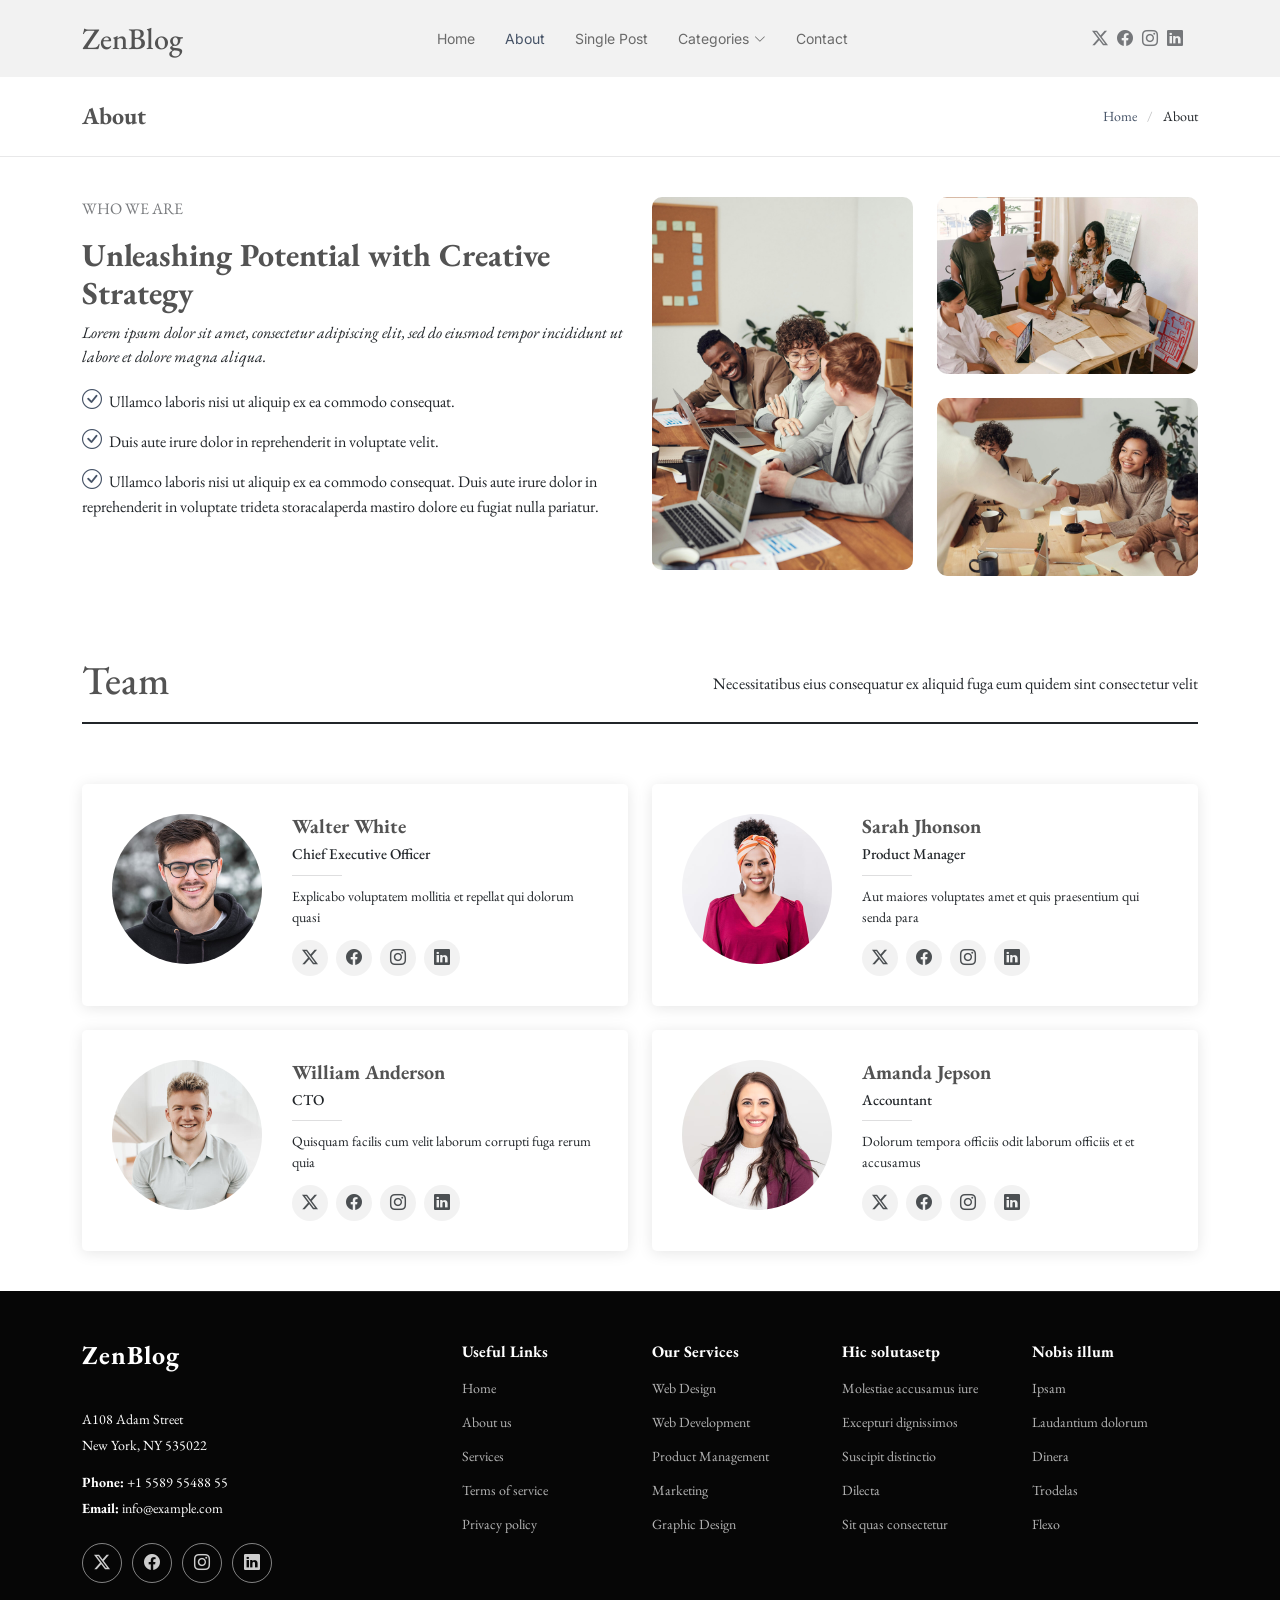
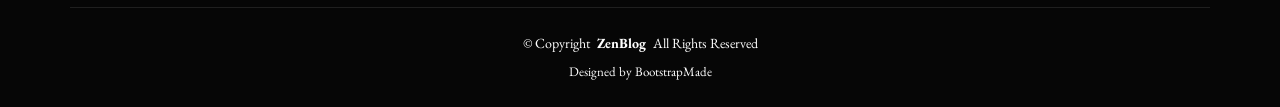
<file: about.html>
<!DOCTYPE html>
<html lang="en">

<head>
  <meta charset="utf-8">
  <meta content="width=device-width, initial-scale=1.0" name="viewport">
  <title>About - ZenBlog Bootstrap Template</title>
  <meta name="description" content="">
  <meta name="keywords" content="">

  <!-- Favicons -->
  <link href="assets/img/favicon.png" rel="icon">
  <link href="assets/img/apple-touch-icon.png" rel="apple-touch-icon">

  <!-- Fonts -->
  <link href="https://fonts.googleapis.com" rel="preconnect">
  <link href="https://fonts.gstatic.com" rel="preconnect" crossorigin>
  <link href="https://fonts.googleapis.com/css2?family=Inter:wght@100;200;300;400;500;600;700;800;900&family=EB+Garamond:ital,wght@0,400;0,500;0,600;0,700;0,800;1,400;1,500;1,600;1,700;1,800&display=swap" rel="stylesheet">

  <!-- Vendor CSS Files -->
  <link href="assets/vendor/bootstrap/css/bootstrap.min.css" rel="stylesheet">
  <link href="assets/vendor/bootstrap-icons/bootstrap-icons.css" rel="stylesheet">
  <link href="assets/vendor/aos/aos.css" rel="stylesheet">
  <link href="assets/vendor/swiper/swiper-bundle.min.css" rel="stylesheet">

  <!-- Main CSS File -->
  <link href="assets/css/main.css" rel="stylesheet">

  <!-- =======================================================
  * Template Name: ZenBlog
  * Template URL: https://bootstrapmade.com/zenblog-bootstrap-blog-template/
  * Updated: Aug 08 2024 with Bootstrap v5.3.3
  * Author: BootstrapMade.com
  * License: https://bootstrapmade.com/license/
  ======================================================== -->
</head>

<body class="about-page">

  <header id="header" class="header d-flex align-items-center sticky-top">
    <div class="container position-relative d-flex align-items-center justify-content-between">

      <a href="index.html" class="logo d-flex align-items-center me-auto me-xl-0">
        <!-- Uncomment the line below if you also wish to use an image logo -->
        <!-- <img src="assets/img/logo.png" alt=""> -->
        <h1 class="sitename">ZenBlog</h1>
      </a>

      <nav id="navmenu" class="navmenu">
        <ul>
          <li><a href="index.html">Home</a></li>
          <li><a href="about.html" class="active">About</a></li>
          <li><a href="single-post.html">Single Post</a></li>
          <li class="dropdown"><a href="#"><span>Categories</span> <i class="bi bi-chevron-down toggle-dropdown"></i></a>
            <ul>
              <li><a href="category.html">Category 1</a></li>
              <li class="dropdown"><a href="#"><span>Deep Dropdown</span> <i class="bi bi-chevron-down toggle-dropdown"></i></a>
                <ul>
                  <li><a href="#">Deep Dropdown 1</a></li>
                  <li><a href="#">Deep Dropdown 2</a></li>
                  <li><a href="#">Deep Dropdown 3</a></li>
                  <li><a href="#">Deep Dropdown 4</a></li>
                  <li><a href="#">Deep Dropdown 5</a></li>
                </ul>
              </li>
              <li><a href="category.html">Category 2</a></li>
              <li><a href="category.html">Category 3</a></li>
              <li><a href="category.html">Category 4</a></li>
            </ul>
          </li>
          <li><a href="contact.html">Contact</a></li>
        </ul>
        <i class="mobile-nav-toggle d-xl-none bi bi-list"></i>
      </nav>

      <div class="header-social-links">
        <a href="#" class="twitter"><i class="bi bi-twitter-x"></i></a>
        <a href="#" class="facebook"><i class="bi bi-facebook"></i></a>
        <a href="#" class="instagram"><i class="bi bi-instagram"></i></a>
        <a href="#" class="linkedin"><i class="bi bi-linkedin"></i></a>
      </div>

    </div>
  </header>

  <main class="main">

    <!-- Page Title -->
    <div class="page-title">
      <div class="container d-lg-flex justify-content-between align-items-center">
        <h1 class="mb-2 mb-lg-0">About</h1>
        <nav class="breadcrumbs">
          <ol>
            <li><a href="index.html">Home</a></li>
            <li class="current">About</li>
          </ol>
        </nav>
      </div>
    </div><!-- End Page Title -->

    <!-- About Section -->
    <section id="about" class="about section">

      <div class="container">

        <div class="row gy-4">

          <div class="col-lg-6 content" data-aos="fade-up" data-aos-delay="100">
            <p class="who-we-are">Who We Are</p>
            <h3>Unleashing Potential with Creative Strategy</h3>
            <p class="fst-italic">
              Lorem ipsum dolor sit amet, consectetur adipiscing elit, sed do eiusmod tempor incididunt ut labore et dolore
              magna aliqua.
            </p>
            <ul>
              <li><i class="bi bi-check-circle"></i> <span>Ullamco laboris nisi ut aliquip ex ea commodo consequat.</span></li>
              <li><i class="bi bi-check-circle"></i> <span>Duis aute irure dolor in reprehenderit in voluptate velit.</span></li>
              <li><i class="bi bi-check-circle"></i> <span>Ullamco laboris nisi ut aliquip ex ea commodo consequat. Duis aute irure dolor in reprehenderit in voluptate trideta storacalaperda mastiro dolore eu fugiat nulla pariatur.</span></li>
            </ul>
          </div>

          <div class="col-lg-6 about-images" data-aos="fade-up" data-aos-delay="200">
            <div class="row gy-4">
              <div class="col-lg-6">
                <img src="assets/img/about-company-1.jpg" class="img-fluid" alt="">
              </div>
              <div class="col-lg-6">
                <div class="row gy-4">
                  <div class="col-lg-12">
                    <img src="assets/img/about-company-2.jpg" class="img-fluid" alt="">
                  </div>
                  <div class="col-lg-12">
                    <img src="assets/img/about-company-3.jpg" class="img-fluid" alt="">
                  </div>
                </div>
              </div>
            </div>

          </div>

        </div>

      </div>
    </section><!-- /About Section -->

    <!-- Team Section -->
    <section id="team" class="team section">

      <!-- Section Title -->
      <div class="container section-title" data-aos="fade-up">
        <div class="section-title-container d-flex align-items-center justify-content-between">
          <h2>Team</h2>
          <p>Necessitatibus eius consequatur ex aliquid fuga eum quidem sint consectetur velit</p>
        </div>
      </div><!-- End Section Title -->

      <div class="container">

        <div class="row gy-4">

          <div class="col-lg-6" data-aos="fade-up" data-aos-delay="100">
            <div class="team-member d-flex align-items-start">
              <div class="pic"><img src="assets/img/team/team-1.jpg" class="img-fluid" alt=""></div>
              <div class="member-info">
                <h4>Walter White</h4>
                <span>Chief Executive Officer</span>
                <p>Explicabo voluptatem mollitia et repellat qui dolorum quasi</p>
                <div class="social">
                  <a href=""><i class="bi bi-twitter-x"></i></a>
                  <a href=""><i class="bi bi-facebook"></i></a>
                  <a href=""><i class="bi bi-instagram"></i></a>
                  <a href=""> <i class="bi bi-linkedin"></i> </a>
                </div>
              </div>
            </div>
          </div><!-- End Team Member -->

          <div class="col-lg-6" data-aos="fade-up" data-aos-delay="200">
            <div class="team-member d-flex align-items-start">
              <div class="pic"><img src="assets/img/team/team-2.jpg" class="img-fluid" alt=""></div>
              <div class="member-info">
                <h4>Sarah Jhonson</h4>
                <span>Product Manager</span>
                <p>Aut maiores voluptates amet et quis praesentium qui senda para</p>
                <div class="social">
                  <a href=""><i class="bi bi-twitter-x"></i></a>
                  <a href=""><i class="bi bi-facebook"></i></a>
                  <a href=""><i class="bi bi-instagram"></i></a>
                  <a href=""> <i class="bi bi-linkedin"></i> </a>
                </div>
              </div>
            </div>
          </div><!-- End Team Member -->

          <div class="col-lg-6" data-aos="fade-up" data-aos-delay="300">
            <div class="team-member d-flex align-items-start">
              <div class="pic"><img src="assets/img/team/team-3.jpg" class="img-fluid" alt=""></div>
              <div class="member-info">
                <h4>William Anderson</h4>
                <span>CTO</span>
                <p>Quisquam facilis cum velit laborum corrupti fuga rerum quia</p>
                <div class="social">
                  <a href=""><i class="bi bi-twitter-x"></i></a>
                  <a href=""><i class="bi bi-facebook"></i></a>
                  <a href=""><i class="bi bi-instagram"></i></a>
                  <a href=""> <i class="bi bi-linkedin"></i> </a>
                </div>
              </div>
            </div>
          </div><!-- End Team Member -->

          <div class="col-lg-6" data-aos="fade-up" data-aos-delay="400">
            <div class="team-member d-flex align-items-start">
              <div class="pic"><img src="assets/img/team/team-4.jpg" class="img-fluid" alt=""></div>
              <div class="member-info">
                <h4>Amanda Jepson</h4>
                <span>Accountant</span>
                <p>Dolorum tempora officiis odit laborum officiis et et accusamus</p>
                <div class="social">
                  <a href=""><i class="bi bi-twitter-x"></i></a>
                  <a href=""><i class="bi bi-facebook"></i></a>
                  <a href=""><i class="bi bi-instagram"></i></a>
                  <a href=""> <i class="bi bi-linkedin"></i> </a>
                </div>
              </div>
            </div>
          </div><!-- End Team Member -->

        </div>

      </div>

    </section><!-- /Team Section -->

  </main>

  <footer id="footer" class="footer dark-background">

    <div class="container footer-top">
      <div class="row gy-4">
        <div class="col-lg-4 col-md-6 footer-about">
          <a href="index.html" class="logo d-flex align-items-center">
            <span class="sitename">ZenBlog</span>
          </a>
          <div class="footer-contact pt-3">
            <p>A108 Adam Street</p>
            <p>New York, NY 535022</p>
            <p class="mt-3"><strong>Phone:</strong> <span>+1 5589 55488 55</span></p>
            <p><strong>Email:</strong> <span>info@example.com</span></p>
          </div>
          <div class="social-links d-flex mt-4">
            <a href=""><i class="bi bi-twitter-x"></i></a>
            <a href=""><i class="bi bi-facebook"></i></a>
            <a href=""><i class="bi bi-instagram"></i></a>
            <a href=""><i class="bi bi-linkedin"></i></a>
          </div>
        </div>

        <div class="col-lg-2 col-md-3 footer-links">
          <h4>Useful Links</h4>
          <ul>
            <li><a href="#">Home</a></li>
            <li><a href="#">About us</a></li>
            <li><a href="#">Services</a></li>
            <li><a href="#">Terms of service</a></li>
            <li><a href="#">Privacy policy</a></li>
          </ul>
        </div>

        <div class="col-lg-2 col-md-3 footer-links">
          <h4>Our Services</h4>
          <ul>
            <li><a href="#">Web Design</a></li>
            <li><a href="#">Web Development</a></li>
            <li><a href="#">Product Management</a></li>
            <li><a href="#">Marketing</a></li>
            <li><a href="#">Graphic Design</a></li>
          </ul>
        </div>

        <div class="col-lg-2 col-md-3 footer-links">
          <h4>Hic solutasetp</h4>
          <ul>
            <li><a href="#">Molestiae accusamus iure</a></li>
            <li><a href="#">Excepturi dignissimos</a></li>
            <li><a href="#">Suscipit distinctio</a></li>
            <li><a href="#">Dilecta</a></li>
            <li><a href="#">Sit quas consectetur</a></li>
          </ul>
        </div>

        <div class="col-lg-2 col-md-3 footer-links">
          <h4>Nobis illum</h4>
          <ul>
            <li><a href="#">Ipsam</a></li>
            <li><a href="#">Laudantium dolorum</a></li>
            <li><a href="#">Dinera</a></li>
            <li><a href="#">Trodelas</a></li>
            <li><a href="#">Flexo</a></li>
          </ul>
        </div>

      </div>
    </div>

    <div class="container copyright text-center mt-4">
      <p>© <span>Copyright</span> <strong class="px-1 sitename">ZenBlog</strong> <span>All Rights Reserved</span></p>
      <div class="credits">
        <!-- All the links in the footer should remain intact. -->
        <!-- You can delete the links only if you've purchased the pro version. -->
        <!-- Licensing information: https://bootstrapmade.com/license/ -->
        <!-- Purchase the pro version with working PHP/AJAX contact form: [buy-url] -->
        Designed by <a href="https://bootstrapmade.com/">BootstrapMade</a>
      </div>
    </div>

  </footer>

  <!-- Scroll Top -->
  <a href="#" id="scroll-top" class="scroll-top d-flex align-items-center justify-content-center"><i class="bi bi-arrow-up-short"></i></a>

  <!-- Preloader -->
  <div id="preloader"></div>

  <!-- Vendor JS Files -->
  <script src="assets/vendor/bootstrap/js/bootstrap.bundle.min.js"></script>
  <script src="assets/vendor/php-email-form/validate.js"></script>
  <script src="assets/vendor/aos/aos.js"></script>
  <script src="assets/vendor/swiper/swiper-bundle.min.js"></script>

  <!-- Main JS File -->
  <script src="assets/js/main.js"></script>

</body>

</html>
</file>
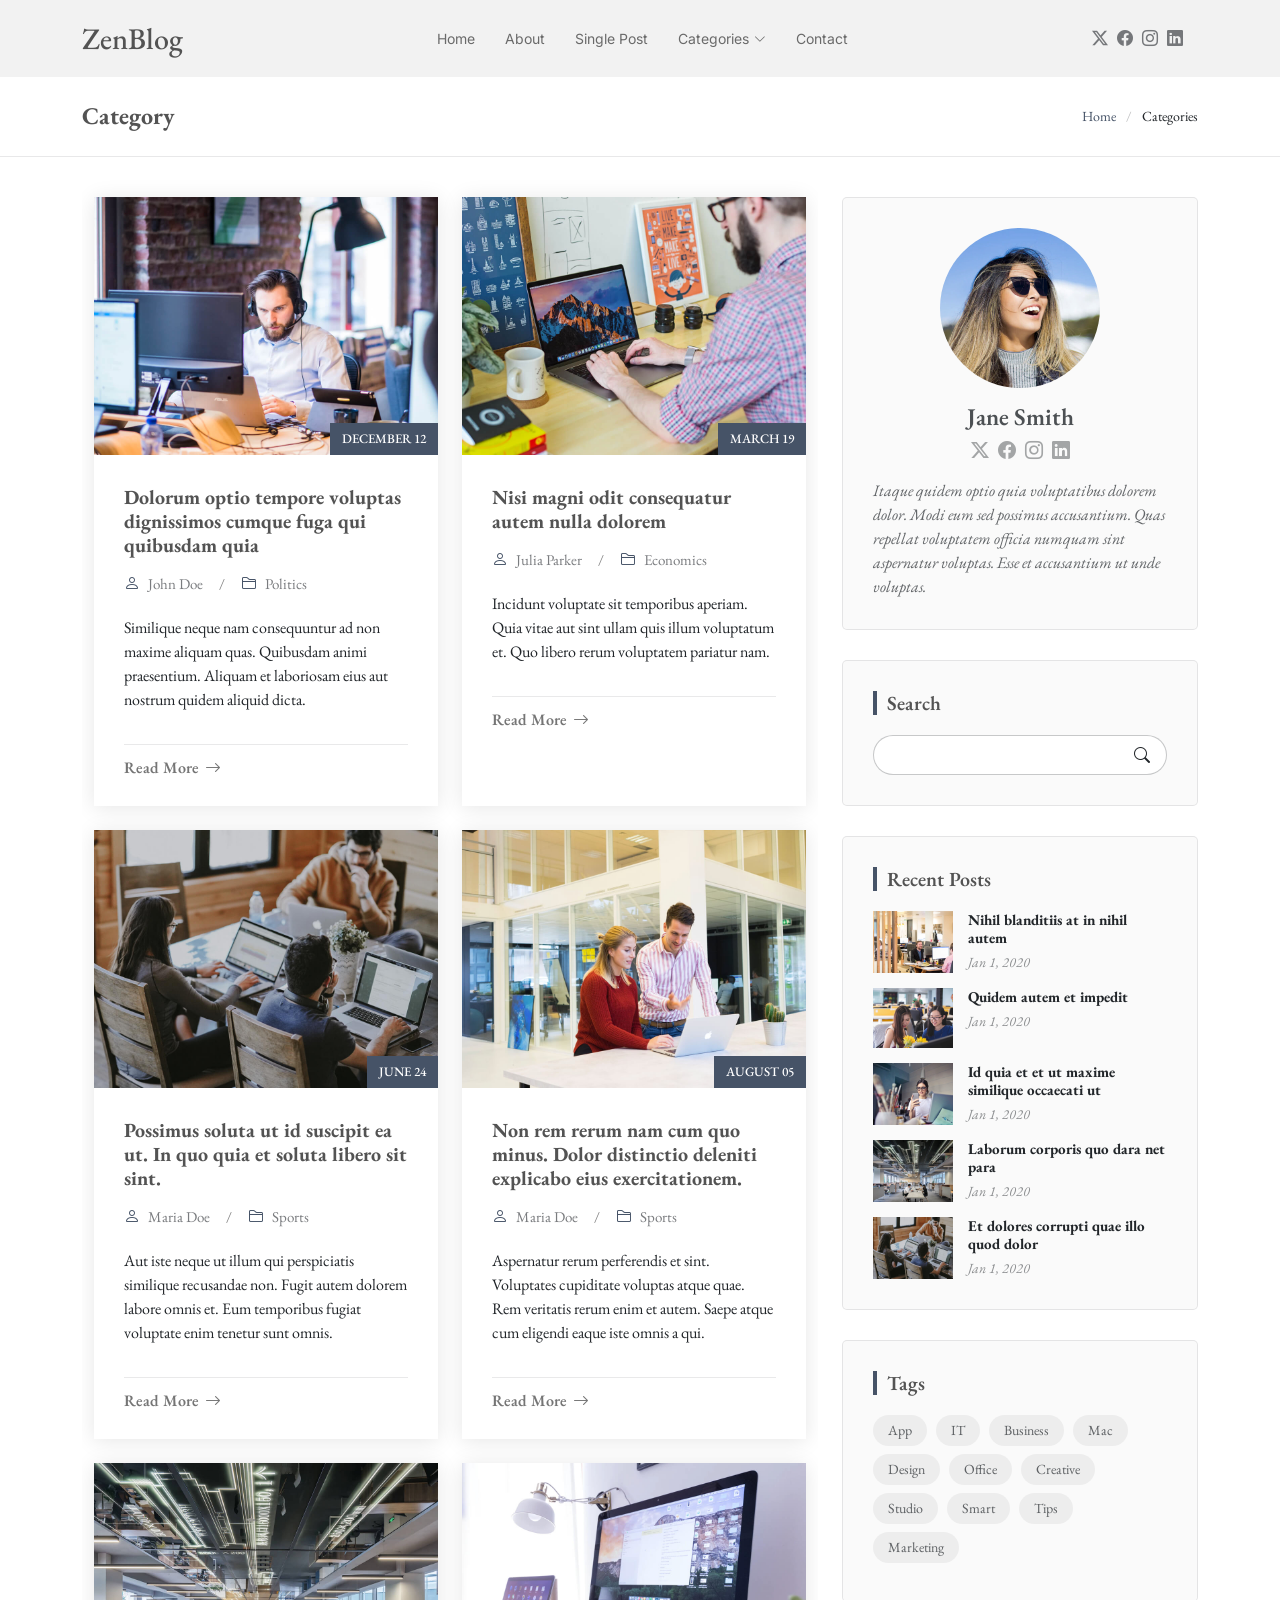
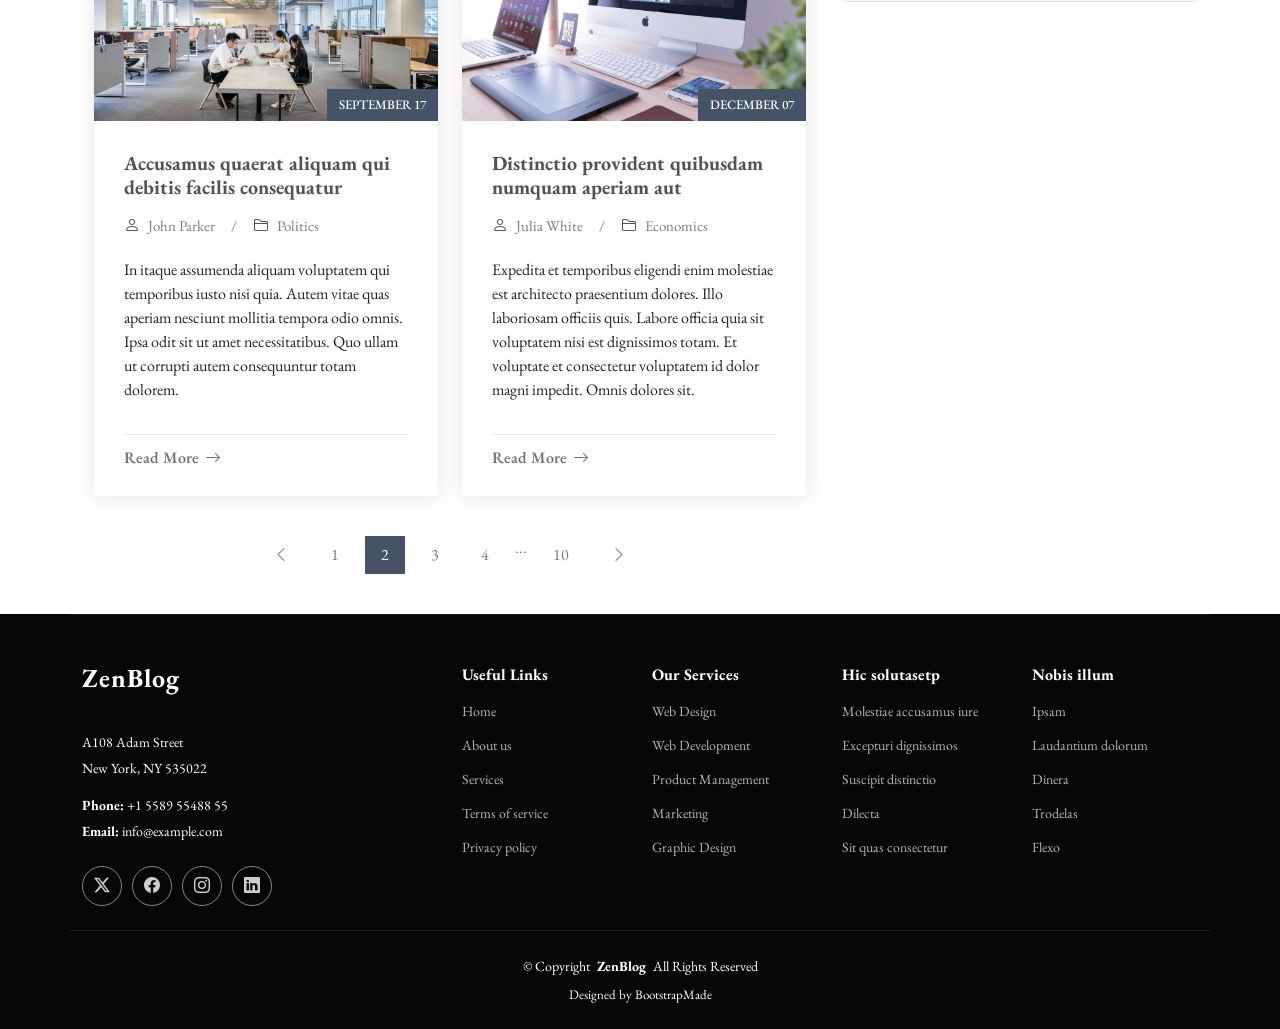
<file: category.html>
<!DOCTYPE html>
<html lang="en">

<head>
  <meta charset="utf-8">
  <meta content="width=device-width, initial-scale=1.0" name="viewport">
  <title>Category - ZenBlog Bootstrap Template</title>
  <meta name="description" content="">
  <meta name="keywords" content="">

  <!-- Favicons -->
  <link href="assets/img/favicon.png" rel="icon">
  <link href="assets/img/apple-touch-icon.png" rel="apple-touch-icon">

  <!-- Fonts -->
  <link href="https://fonts.googleapis.com" rel="preconnect">
  <link href="https://fonts.gstatic.com" rel="preconnect" crossorigin>
  <link href="https://fonts.googleapis.com/css2?family=Inter:wght@100;200;300;400;500;600;700;800;900&family=EB+Garamond:ital,wght@0,400;0,500;0,600;0,700;0,800;1,400;1,500;1,600;1,700;1,800&display=swap" rel="stylesheet">

  <!-- Vendor CSS Files -->
  <link href="assets/vendor/bootstrap/css/bootstrap.min.css" rel="stylesheet">
  <link href="assets/vendor/bootstrap-icons/bootstrap-icons.css" rel="stylesheet">
  <link href="assets/vendor/aos/aos.css" rel="stylesheet">
  <link href="assets/vendor/swiper/swiper-bundle.min.css" rel="stylesheet">

  <!-- Main CSS File -->
  <link href="assets/css/main.css" rel="stylesheet">

  <!-- =======================================================
  * Template Name: ZenBlog
  * Template URL: https://bootstrapmade.com/zenblog-bootstrap-blog-template/
  * Updated: Aug 08 2024 with Bootstrap v5.3.3
  * Author: BootstrapMade.com
  * License: https://bootstrapmade.com/license/
  ======================================================== -->
</head>

<body class="category-page">

  <header id="header" class="header d-flex align-items-center sticky-top">
    <div class="container position-relative d-flex align-items-center justify-content-between">

      <a href="index.html" class="logo d-flex align-items-center me-auto me-xl-0">
        <!-- Uncomment the line below if you also wish to use an image logo -->
        <!-- <img src="assets/img/logo.png" alt=""> -->
        <h1 class="sitename">ZenBlog</h1>
      </a>

      <nav id="navmenu" class="navmenu">
        <ul>
          <li><a href="index.html">Home</a></li>
          <li><a href="about.html">About</a></li>
          <li><a href="single-post.html">Single Post</a></li>
          <li class="dropdown"><a href="#"><span>Categories</span> <i class="bi bi-chevron-down toggle-dropdown"></i></a>
            <ul>
              <li><a href="category.html" class="active">Category 1</a></li>
              <li class="dropdown"><a href="#"><span>Deep Dropdown</span> <i class="bi bi-chevron-down toggle-dropdown"></i></a>
                <ul>
                  <li><a href="#">Deep Dropdown 1</a></li>
                  <li><a href="#">Deep Dropdown 2</a></li>
                  <li><a href="#">Deep Dropdown 3</a></li>
                  <li><a href="#">Deep Dropdown 4</a></li>
                  <li><a href="#">Deep Dropdown 5</a></li>
                </ul>
              </li>
              <li><a href="category.html" class="active">Category 2</a></li>
              <li><a href="category.html" class="active">Category 3</a></li>
              <li><a href="category.html" class="active">Category 4</a></li>
            </ul>
          </li>
          <li><a href="contact.html">Contact</a></li>
        </ul>
        <i class="mobile-nav-toggle d-xl-none bi bi-list"></i>
      </nav>

      <div class="header-social-links">
        <a href="#" class="twitter"><i class="bi bi-twitter-x"></i></a>
        <a href="#" class="facebook"><i class="bi bi-facebook"></i></a>
        <a href="#" class="instagram"><i class="bi bi-instagram"></i></a>
        <a href="#" class="linkedin"><i class="bi bi-linkedin"></i></a>
      </div>

    </div>
  </header>

  <main class="main">

    <!-- Page Title -->
    <div class="page-title position-relative">
      <div class="container d-lg-flex justify-content-between align-items-center">
        <h1 class="mb-2 mb-lg-0">Category</h1>
        <nav class="breadcrumbs">
          <ol>
            <li><a href="index.html">Home</a></li>
            <li class="current">Categories</li>
          </ol>
        </nav>
      </div>
    </div><!-- End Page Title -->

    <div class="container">
      <div class="row">

        <div class="col-lg-8">

          <!-- Blog Posts Section -->
          <section id="blog-posts" class="blog-posts section">

            <div class="container">
              <div class="row gy-4">

                <div class="col-lg-6">
                  <article class="position-relative h-100">

                    <div class="post-img position-relative overflow-hidden">
                      <img src="assets/img/blog/blog-1.jpg" class="img-fluid" alt="">
                      <span class="post-date">December 12</span>
                    </div>

                    <div class="post-content d-flex flex-column">

                      <h3 class="post-title">Dolorum optio tempore voluptas dignissimos cumque fuga qui quibusdam quia</h3>

                      <div class="meta d-flex align-items-center">
                        <div class="d-flex align-items-center">
                          <i class="bi bi-person"></i> <span class="ps-2">John Doe</span>
                        </div>
                        <span class="px-3 text-black-50">/</span>
                        <div class="d-flex align-items-center">
                          <i class="bi bi-folder2"></i> <span class="ps-2">Politics</span>
                        </div>
                      </div>

                      <p>
                        Similique neque nam consequuntur ad non maxime aliquam quas. Quibusdam animi praesentium. Aliquam et laboriosam eius aut nostrum quidem aliquid dicta.
                      </p>

                      <hr>

                      <a href="blog-details.html" class="readmore stretched-link"><span>Read More</span><i class="bi bi-arrow-right"></i></a>

                    </div>

                  </article>
                </div><!-- End post list item -->

                <div class="col-lg-6">
                  <article class="position-relative h-100">

                    <div class="post-img position-relative overflow-hidden">
                      <img src="assets/img/blog/blog-2.jpg" class="img-fluid" alt="">
                      <span class="post-date">March 19</span>
                    </div>

                    <div class="post-content d-flex flex-column">

                      <h3 class="post-title">Nisi magni odit consequatur autem nulla dolorem</h3>

                      <div class="meta d-flex align-items-center">
                        <div class="d-flex align-items-center">
                          <i class="bi bi-person"></i> <span class="ps-2">Julia Parker</span>
                        </div>
                        <span class="px-3 text-black-50">/</span>
                        <div class="d-flex align-items-center">
                          <i class="bi bi-folder2"></i> <span class="ps-2">Economics</span>
                        </div>
                      </div>

                      <p>
                        Incidunt voluptate sit temporibus aperiam. Quia vitae aut sint ullam quis illum voluptatum et. Quo libero rerum voluptatem pariatur nam.
                      </p>

                      <hr>

                      <a href="blog-details.html" class="readmore stretched-link"><span>Read More</span><i class="bi bi-arrow-right"></i></a>

                    </div>

                  </article>
                </div><!-- End post list item -->

                <div class="col-lg-6">
                  <article class="position-relative h-100">

                    <div class="post-img position-relative overflow-hidden">
                      <img src="assets/img/blog/blog-3.jpg" class="img-fluid" alt="">
                      <span class="post-date">June 24</span>
                    </div>

                    <div class="post-content d-flex flex-column">

                      <h3 class="post-title">Possimus soluta ut id suscipit ea ut. In quo quia et soluta libero sit sint.</h3>

                      <div class="meta d-flex align-items-center">
                        <div class="d-flex align-items-center">
                          <i class="bi bi-person"></i> <span class="ps-2">Maria Doe</span>
                        </div>
                        <span class="px-3 text-black-50">/</span>
                        <div class="d-flex align-items-center">
                          <i class="bi bi-folder2"></i> <span class="ps-2">Sports</span>
                        </div>
                      </div>

                      <p>
                        Aut iste neque ut illum qui perspiciatis similique recusandae non. Fugit autem dolorem labore omnis et. Eum temporibus fugiat voluptate enim tenetur sunt omnis.
                      </p>

                      <hr>

                      <a href="blog-details.html" class="readmore stretched-link"><span>Read More</span><i class="bi bi-arrow-right"></i></a>

                    </div>

                  </article>
                </div><!-- End post list item -->

                <div class="col-lg-6">
                  <article class="position-relative h-100">

                    <div class="post-img position-relative overflow-hidden">
                      <img src="assets/img/blog/blog-4.jpg" class="img-fluid" alt="">
                      <span class="post-date">August 05</span>
                    </div>

                    <div class="post-content d-flex flex-column">

                      <h3 class="post-title">Non rem rerum nam cum quo minus. Dolor distinctio deleniti explicabo eius exercitationem.</h3>

                      <div class="meta d-flex align-items-center">
                        <div class="d-flex align-items-center">
                          <i class="bi bi-person"></i> <span class="ps-2">Maria Doe</span>
                        </div>
                        <span class="px-3 text-black-50">/</span>
                        <div class="d-flex align-items-center">
                          <i class="bi bi-folder2"></i> <span class="ps-2">Sports</span>
                        </div>
                      </div>

                      <p>
                        Aspernatur rerum perferendis et sint. Voluptates cupiditate voluptas atque quae. Rem veritatis rerum enim et autem. Saepe atque cum eligendi eaque iste omnis a qui.
                      </p>

                      <hr>

                      <a href="blog-details.html" class="readmore stretched-link"><span>Read More</span><i class="bi bi-arrow-right"></i></a>

                    </div>

                  </article>
                </div><!-- End post list item -->

                <div class="col-lg-6">
                  <article class="position-relative h-100">

                    <div class="post-img position-relative overflow-hidden">
                      <img src="assets/img/blog/blog-5.jpg" class="img-fluid" alt="">
                      <span class="post-date">September 17</span>
                    </div>

                    <div class="post-content d-flex flex-column">

                      <h3 class="post-title">Accusamus quaerat aliquam qui debitis facilis consequatur</h3>

                      <div class="meta d-flex align-items-center">
                        <div class="d-flex align-items-center">
                          <i class="bi bi-person"></i> <span class="ps-2">John Parker</span>
                        </div>
                        <span class="px-3 text-black-50">/</span>
                        <div class="d-flex align-items-center">
                          <i class="bi bi-folder2"></i> <span class="ps-2">Politics</span>
                        </div>
                      </div>

                      <p>
                        In itaque assumenda aliquam voluptatem qui temporibus iusto nisi quia. Autem vitae quas aperiam nesciunt mollitia tempora odio omnis. Ipsa odit sit ut amet necessitatibus. Quo ullam ut corrupti autem consequuntur totam dolorem.
                      </p>

                      <hr>

                      <a href="blog-details.html" class="readmore stretched-link"><span>Read More</span><i class="bi bi-arrow-right"></i></a>

                    </div>

                  </article>
                </div><!-- End post list item -->

                <div class="col-lg-6">
                  <article class="position-relative h-100">

                    <div class="post-img position-relative overflow-hidden">
                      <img src="assets/img/blog/blog-6.jpg" class="img-fluid" alt="">
                      <span class="post-date">December 07</span>
                    </div>

                    <div class="post-content d-flex flex-column">

                      <h3 class="post-title">Distinctio provident quibusdam numquam aperiam aut</h3>

                      <div class="meta d-flex align-items-center">
                        <div class="d-flex align-items-center">
                          <i class="bi bi-person"></i> <span class="ps-2">Julia White</span>
                        </div>
                        <span class="px-3 text-black-50">/</span>
                        <div class="d-flex align-items-center">
                          <i class="bi bi-folder2"></i> <span class="ps-2">Economics</span>
                        </div>
                      </div>

                      <p>
                        Expedita et temporibus eligendi enim molestiae est architecto praesentium dolores. Illo laboriosam officiis quis. Labore officia quia sit voluptatem nisi est dignissimos totam. Et voluptate et consectetur voluptatem id dolor magni impedit. Omnis dolores sit.
                      </p>

                      <hr>

                      <a href="blog-details.html" class="readmore stretched-link"><span>Read More</span><i class="bi bi-arrow-right"></i></a>

                    </div>

                  </article>
                </div><!-- End post list item -->

              </div>
            </div>

          </section><!-- /Blog Posts Section -->

          <!-- Blog Pagination Section -->
          <section id="blog-pagination" class="blog-pagination section">

            <div class="container">
              <div class="d-flex justify-content-center">
                <ul>
                  <li><a href="#"><i class="bi bi-chevron-left"></i></a></li>
                  <li><a href="#">1</a></li>
                  <li><a href="#" class="active">2</a></li>
                  <li><a href="#">3</a></li>
                  <li><a href="#">4</a></li>
                  <li>...</li>
                  <li><a href="#">10</a></li>
                  <li><a href="#"><i class="bi bi-chevron-right"></i></a></li>
                </ul>
              </div>
            </div>

          </section><!-- /Blog Pagination Section -->

        </div>

        <div class="col-lg-4 sidebar">

          <div class="widgets-container">

            <!-- Blog Author Widget 2 -->
            <div class="blog-author-widget-2 widget-item">

              <div class="d-flex flex-column align-items-center">
                <img src="assets/img/blog/blog-author.jpg" class="rounded-circle flex-shrink-0" alt="">
                <h4>Jane Smith</h4>
                <div class="social-links">
                  <a href="https://x.com/#"><i class="bi bi-twitter-x"></i></a>
                  <a href="https://facebook.com/#"><i class="bi bi-facebook"></i></a>
                  <a href="https://instagram.com/#"><i class="biu bi-instagram"></i></a>
                  <a href="https://instagram.com/#"><i class="biu bi-linkedin"></i></a>
                </div>

                <p>
                  Itaque quidem optio quia voluptatibus dolorem dolor. Modi eum sed possimus accusantium. Quas repellat voluptatem officia numquam sint aspernatur voluptas. Esse et accusantium ut unde voluptas.
                </p>

              </div>
            </div><!--/Blog Author Widget 2 -->

            <!-- Search Widget -->
            <div class="search-widget widget-item">

              <h3 class="widget-title">Search</h3>
              <form action="">
                <input type="text">
                <button type="submit" title="Search"><i class="bi bi-search"></i></button>
              </form>

            </div><!--/Search Widget -->

            <!-- Recent Posts Widget -->
            <div class="recent-posts-widget widget-item">

              <h3 class="widget-title">Recent Posts</h3>

              <div class="post-item">
                <img src="assets/img/blog/blog-recent-1.jpg" alt="" class="flex-shrink-0">
                <div>
                  <h4><a href="blog-details.html">Nihil blanditiis at in nihil autem</a></h4>
                  <time datetime="2020-01-01">Jan 1, 2020</time>
                </div>
              </div><!-- End recent post item-->

              <div class="post-item">
                <img src="assets/img/blog/blog-recent-2.jpg" alt="" class="flex-shrink-0">
                <div>
                  <h4><a href="blog-details.html">Quidem autem et impedit</a></h4>
                  <time datetime="2020-01-01">Jan 1, 2020</time>
                </div>
              </div><!-- End recent post item-->

              <div class="post-item">
                <img src="assets/img/blog/blog-recent-3.jpg" alt="" class="flex-shrink-0">
                <div>
                  <h4><a href="blog-details.html">Id quia et et ut maxime similique occaecati ut</a></h4>
                  <time datetime="2020-01-01">Jan 1, 2020</time>
                </div>
              </div><!-- End recent post item-->

              <div class="post-item">
                <img src="assets/img/blog/blog-recent-4.jpg" alt="" class="flex-shrink-0">
                <div>
                  <h4><a href="blog-details.html">Laborum corporis quo dara net para</a></h4>
                  <time datetime="2020-01-01">Jan 1, 2020</time>
                </div>
              </div><!-- End recent post item-->

              <div class="post-item">
                <img src="assets/img/blog/blog-recent-5.jpg" alt="" class="flex-shrink-0">
                <div>
                  <h4><a href="blog-details.html">Et dolores corrupti quae illo quod dolor</a></h4>
                  <time datetime="2020-01-01">Jan 1, 2020</time>
                </div>
              </div><!-- End recent post item-->

            </div><!--/Recent Posts Widget -->

            <!-- Tags Widget -->
            <div class="tags-widget widget-item">

              <h3 class="widget-title">Tags</h3>
              <ul>
                <li><a href="#">App</a></li>
                <li><a href="#">IT</a></li>
                <li><a href="#">Business</a></li>
                <li><a href="#">Mac</a></li>
                <li><a href="#">Design</a></li>
                <li><a href="#">Office</a></li>
                <li><a href="#">Creative</a></li>
                <li><a href="#">Studio</a></li>
                <li><a href="#">Smart</a></li>
                <li><a href="#">Tips</a></li>
                <li><a href="#">Marketing</a></li>
              </ul>

            </div><!--/Tags Widget -->

          </div>

        </div>

      </div>
    </div>

  </main>

  <footer id="footer" class="footer dark-background">

    <div class="container footer-top">
      <div class="row gy-4">
        <div class="col-lg-4 col-md-6 footer-about">
          <a href="index.html" class="logo d-flex align-items-center">
            <span class="sitename">ZenBlog</span>
          </a>
          <div class="footer-contact pt-3">
            <p>A108 Adam Street</p>
            <p>New York, NY 535022</p>
            <p class="mt-3"><strong>Phone:</strong> <span>+1 5589 55488 55</span></p>
            <p><strong>Email:</strong> <span>info@example.com</span></p>
          </div>
          <div class="social-links d-flex mt-4">
            <a href=""><i class="bi bi-twitter-x"></i></a>
            <a href=""><i class="bi bi-facebook"></i></a>
            <a href=""><i class="bi bi-instagram"></i></a>
            <a href=""><i class="bi bi-linkedin"></i></a>
          </div>
        </div>

        <div class="col-lg-2 col-md-3 footer-links">
          <h4>Useful Links</h4>
          <ul>
            <li><a href="#">Home</a></li>
            <li><a href="#">About us</a></li>
            <li><a href="#">Services</a></li>
            <li><a href="#">Terms of service</a></li>
            <li><a href="#">Privacy policy</a></li>
          </ul>
        </div>

        <div class="col-lg-2 col-md-3 footer-links">
          <h4>Our Services</h4>
          <ul>
            <li><a href="#">Web Design</a></li>
            <li><a href="#">Web Development</a></li>
            <li><a href="#">Product Management</a></li>
            <li><a href="#">Marketing</a></li>
            <li><a href="#">Graphic Design</a></li>
          </ul>
        </div>

        <div class="col-lg-2 col-md-3 footer-links">
          <h4>Hic solutasetp</h4>
          <ul>
            <li><a href="#">Molestiae accusamus iure</a></li>
            <li><a href="#">Excepturi dignissimos</a></li>
            <li><a href="#">Suscipit distinctio</a></li>
            <li><a href="#">Dilecta</a></li>
            <li><a href="#">Sit quas consectetur</a></li>
          </ul>
        </div>

        <div class="col-lg-2 col-md-3 footer-links">
          <h4>Nobis illum</h4>
          <ul>
            <li><a href="#">Ipsam</a></li>
            <li><a href="#">Laudantium dolorum</a></li>
            <li><a href="#">Dinera</a></li>
            <li><a href="#">Trodelas</a></li>
            <li><a href="#">Flexo</a></li>
          </ul>
        </div>

      </div>
    </div>

    <div class="container copyright text-center mt-4">
      <p>© <span>Copyright</span> <strong class="px-1 sitename">ZenBlog</strong> <span>All Rights Reserved</span></p>
      <div class="credits">
        <!-- All the links in the footer should remain intact. -->
        <!-- You can delete the links only if you've purchased the pro version. -->
        <!-- Licensing information: https://bootstrapmade.com/license/ -->
        <!-- Purchase the pro version with working PHP/AJAX contact form: [buy-url] -->
        Designed by <a href="https://bootstrapmade.com/">BootstrapMade</a>
      </div>
    </div>

  </footer>

  <!-- Scroll Top -->
  <a href="#" id="scroll-top" class="scroll-top d-flex align-items-center justify-content-center"><i class="bi bi-arrow-up-short"></i></a>

  <!-- Preloader -->
  <div id="preloader"></div>

  <!-- Vendor JS Files -->
  <script src="assets/vendor/bootstrap/js/bootstrap.bundle.min.js"></script>
  <script src="assets/vendor/php-email-form/validate.js"></script>
  <script src="assets/vendor/aos/aos.js"></script>
  <script src="assets/vendor/swiper/swiper-bundle.min.js"></script>

  <!-- Main JS File -->
  <script src="assets/js/main.js"></script>

</body>

</html>
</file>
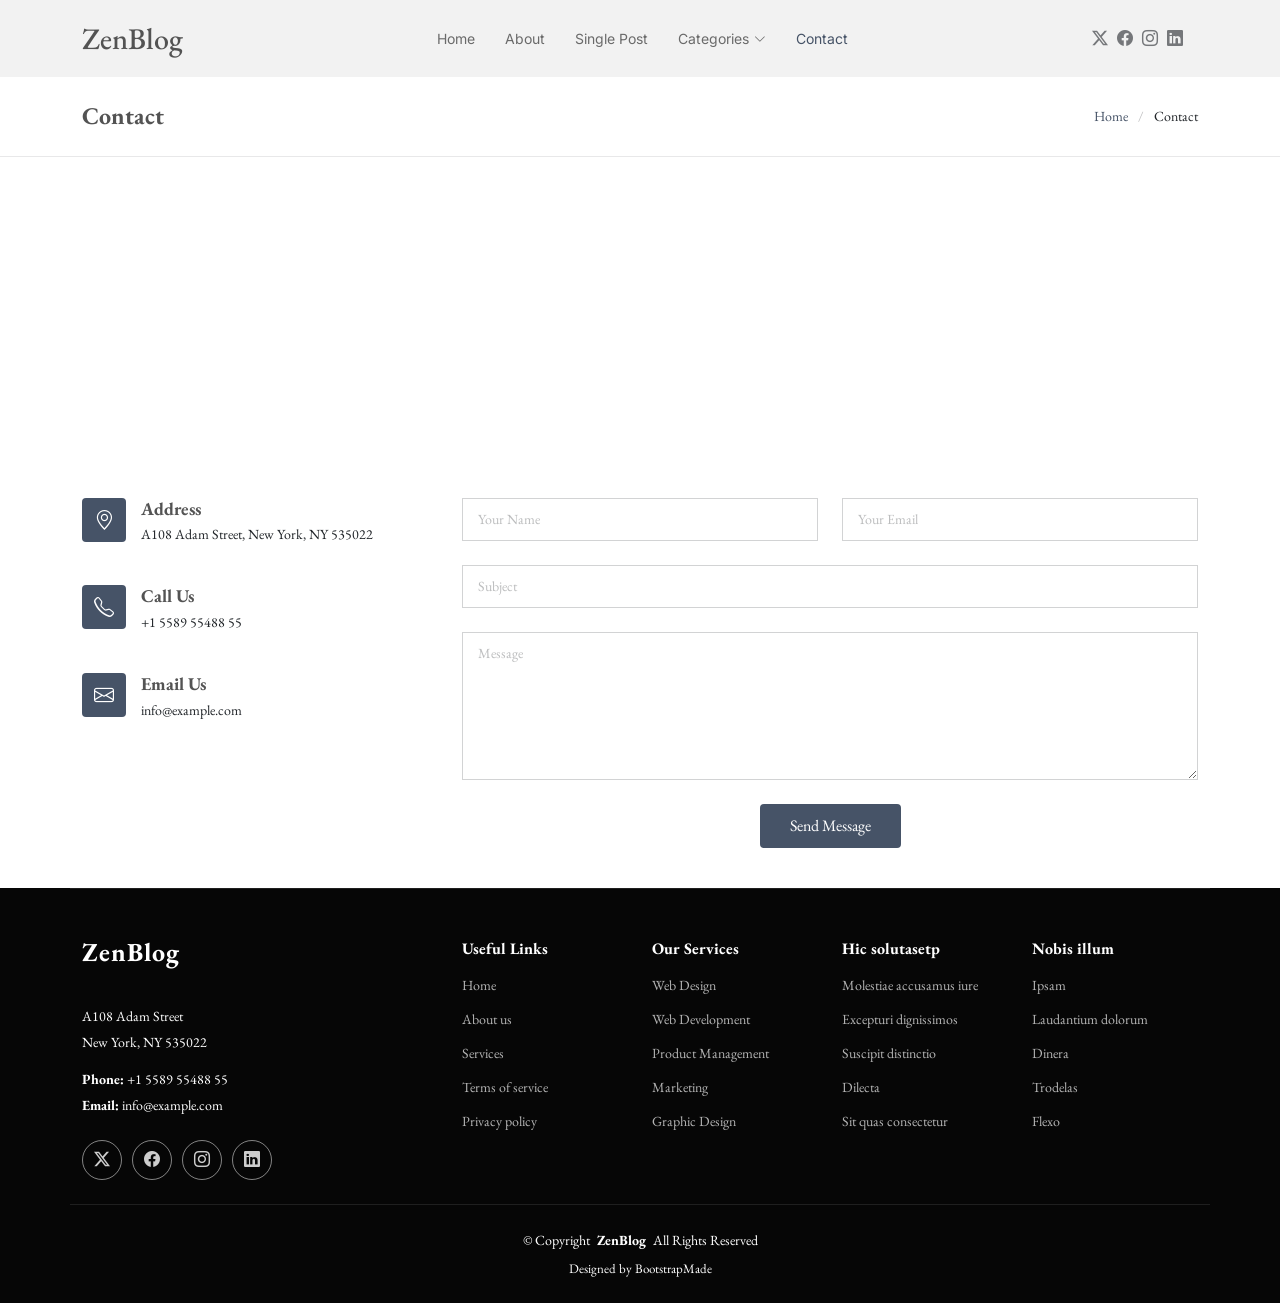
<file: contact.html>
<!DOCTYPE html>
<html lang="en">

<head>
  <meta charset="utf-8">
  <meta content="width=device-width, initial-scale=1.0" name="viewport">
  <title>Contact - ZenBlog Bootstrap Template</title>
  <meta name="description" content="">
  <meta name="keywords" content="">

  <!-- Favicons -->
  <link href="assets/img/favicon.png" rel="icon">
  <link href="assets/img/apple-touch-icon.png" rel="apple-touch-icon">

  <!-- Fonts -->
  <link href="https://fonts.googleapis.com" rel="preconnect">
  <link href="https://fonts.gstatic.com" rel="preconnect" crossorigin>
  <link href="https://fonts.googleapis.com/css2?family=Inter:wght@100;200;300;400;500;600;700;800;900&family=EB+Garamond:ital,wght@0,400;0,500;0,600;0,700;0,800;1,400;1,500;1,600;1,700;1,800&display=swap" rel="stylesheet">

  <!-- Vendor CSS Files -->
  <link href="assets/vendor/bootstrap/css/bootstrap.min.css" rel="stylesheet">
  <link href="assets/vendor/bootstrap-icons/bootstrap-icons.css" rel="stylesheet">
  <link href="assets/vendor/aos/aos.css" rel="stylesheet">
  <link href="assets/vendor/swiper/swiper-bundle.min.css" rel="stylesheet">

  <!-- Main CSS File -->
  <link href="assets/css/main.css" rel="stylesheet">

  <!-- =======================================================
  * Template Name: ZenBlog
  * Template URL: https://bootstrapmade.com/zenblog-bootstrap-blog-template/
  * Updated: Aug 08 2024 with Bootstrap v5.3.3
  * Author: BootstrapMade.com
  * License: https://bootstrapmade.com/license/
  ======================================================== -->
</head>

<body class="contact-page">

  <header id="header" class="header d-flex align-items-center sticky-top">
    <div class="container position-relative d-flex align-items-center justify-content-between">

      <a href="index.html" class="logo d-flex align-items-center me-auto me-xl-0">
        <!-- Uncomment the line below if you also wish to use an image logo -->
        <!-- <img src="assets/img/logo.png" alt=""> -->
        <h1 class="sitename">ZenBlog</h1>
      </a>

      <nav id="navmenu" class="navmenu">
        <ul>
          <li><a href="index.html">Home</a></li>
          <li><a href="about.html">About</a></li>
          <li><a href="single-post.html">Single Post</a></li>
          <li class="dropdown"><a href="#"><span>Categories</span> <i class="bi bi-chevron-down toggle-dropdown"></i></a>
            <ul>
              <li><a href="category.html">Category 1</a></li>
              <li class="dropdown"><a href="#"><span>Deep Dropdown</span> <i class="bi bi-chevron-down toggle-dropdown"></i></a>
                <ul>
                  <li><a href="#">Deep Dropdown 1</a></li>
                  <li><a href="#">Deep Dropdown 2</a></li>
                  <li><a href="#">Deep Dropdown 3</a></li>
                  <li><a href="#">Deep Dropdown 4</a></li>
                  <li><a href="#">Deep Dropdown 5</a></li>
                </ul>
              </li>
              <li><a href="category.html">Category 2</a></li>
              <li><a href="category.html">Category 3</a></li>
              <li><a href="category.html">Category 4</a></li>
            </ul>
          </li>
          <li><a href="contact.html" class="active">Contact</a></li>
        </ul>
        <i class="mobile-nav-toggle d-xl-none bi bi-list"></i>
      </nav>

      <div class="header-social-links">
        <a href="#" class="twitter"><i class="bi bi-twitter-x"></i></a>
        <a href="#" class="facebook"><i class="bi bi-facebook"></i></a>
        <a href="#" class="instagram"><i class="bi bi-instagram"></i></a>
        <a href="#" class="linkedin"><i class="bi bi-linkedin"></i></a>
      </div>

    </div>
  </header>

  <main class="main">

    <!-- Page Title -->
    <div class="page-title">
      <div class="container d-lg-flex justify-content-between align-items-center">
        <h1 class="mb-2 mb-lg-0">Contact</h1>
        <nav class="breadcrumbs">
          <ol>
            <li><a href="index.html">Home</a></li>
            <li class="current">Contact</li>
          </ol>
        </nav>
      </div>
    </div><!-- End Page Title -->

    <!-- Contact Section -->
    <section id="contact" class="contact section">

      <div class="container" data-aos="fade-up" data-aos-delay="100">

        <div class="mb-4" data-aos="fade-up" data-aos-delay="200">
          <iframe style="border:0; width: 100%; height: 270px;" src="https://www.google.com/maps/embed?pb=!1m14!1m8!1m3!1d48389.78314118045!2d-74.006138!3d40.710059!3m2!1i1024!2i768!4f13.1!3m3!1m2!1s0x89c25a22a3bda30d%3A0xb89d1fe6bc499443!2sDowntown%20Conference%20Center!5e0!3m2!1sen!2sus!4v1676961268712!5m2!1sen!2sus" frameborder="0" allowfullscreen="" loading="lazy" referrerpolicy="no-referrer-when-downgrade"></iframe>
        </div><!-- End Google Maps -->

        <div class="row gy-4">

          <div class="col-lg-4">
            <div class="info-item d-flex" data-aos="fade-up" data-aos-delay="300">
              <i class="bi bi-geo-alt flex-shrink-0"></i>
              <div>
                <h3>Address</h3>
                <p>A108 Adam Street, New York, NY 535022</p>
              </div>
            </div><!-- End Info Item -->

            <div class="info-item d-flex" data-aos="fade-up" data-aos-delay="400">
              <i class="bi bi-telephone flex-shrink-0"></i>
              <div>
                <h3>Call Us</h3>
                <p>+1 5589 55488 55</p>
              </div>
            </div><!-- End Info Item -->

            <div class="info-item d-flex" data-aos="fade-up" data-aos-delay="500">
              <i class="bi bi-envelope flex-shrink-0"></i>
              <div>
                <h3>Email Us</h3>
                <p>info@example.com</p>
              </div>
            </div><!-- End Info Item -->

          </div>

          <div class="col-lg-8">
            <form action="forms/contact.php" method="post" class="php-email-form" data-aos="fade-up" data-aos-delay="200">
              <div class="row gy-4">

                <div class="col-md-6">
                  <input type="text" name="name" class="form-control" placeholder="Your Name" required="">
                </div>

                <div class="col-md-6 ">
                  <input type="email" class="form-control" name="email" placeholder="Your Email" required="">
                </div>

                <div class="col-md-12">
                  <input type="text" class="form-control" name="subject" placeholder="Subject" required="">
                </div>

                <div class="col-md-12">
                  <textarea class="form-control" name="message" rows="6" placeholder="Message" required=""></textarea>
                </div>

                <div class="col-md-12 text-center">
                  <div class="loading">Loading</div>
                  <div class="error-message"></div>
                  <div class="sent-message">Your message has been sent. Thank you!</div>

                  <button type="submit">Send Message</button>
                </div>

              </div>
            </form>
          </div><!-- End Contact Form -->

        </div>

      </div>

    </section><!-- /Contact Section -->

  </main>

  <footer id="footer" class="footer dark-background">

    <div class="container footer-top">
      <div class="row gy-4">
        <div class="col-lg-4 col-md-6 footer-about">
          <a href="index.html" class="logo d-flex align-items-center">
            <span class="sitename">ZenBlog</span>
          </a>
          <div class="footer-contact pt-3">
            <p>A108 Adam Street</p>
            <p>New York, NY 535022</p>
            <p class="mt-3"><strong>Phone:</strong> <span>+1 5589 55488 55</span></p>
            <p><strong>Email:</strong> <span>info@example.com</span></p>
          </div>
          <div class="social-links d-flex mt-4">
            <a href=""><i class="bi bi-twitter-x"></i></a>
            <a href=""><i class="bi bi-facebook"></i></a>
            <a href=""><i class="bi bi-instagram"></i></a>
            <a href=""><i class="bi bi-linkedin"></i></a>
          </div>
        </div>

        <div class="col-lg-2 col-md-3 footer-links">
          <h4>Useful Links</h4>
          <ul>
            <li><a href="#">Home</a></li>
            <li><a href="#">About us</a></li>
            <li><a href="#">Services</a></li>
            <li><a href="#">Terms of service</a></li>
            <li><a href="#">Privacy policy</a></li>
          </ul>
        </div>

        <div class="col-lg-2 col-md-3 footer-links">
          <h4>Our Services</h4>
          <ul>
            <li><a href="#">Web Design</a></li>
            <li><a href="#">Web Development</a></li>
            <li><a href="#">Product Management</a></li>
            <li><a href="#">Marketing</a></li>
            <li><a href="#">Graphic Design</a></li>
          </ul>
        </div>

        <div class="col-lg-2 col-md-3 footer-links">
          <h4>Hic solutasetp</h4>
          <ul>
            <li><a href="#">Molestiae accusamus iure</a></li>
            <li><a href="#">Excepturi dignissimos</a></li>
            <li><a href="#">Suscipit distinctio</a></li>
            <li><a href="#">Dilecta</a></li>
            <li><a href="#">Sit quas consectetur</a></li>
          </ul>
        </div>

        <div class="col-lg-2 col-md-3 footer-links">
          <h4>Nobis illum</h4>
          <ul>
            <li><a href="#">Ipsam</a></li>
            <li><a href="#">Laudantium dolorum</a></li>
            <li><a href="#">Dinera</a></li>
            <li><a href="#">Trodelas</a></li>
            <li><a href="#">Flexo</a></li>
          </ul>
        </div>

      </div>
    </div>

    <div class="container copyright text-center mt-4">
      <p>© <span>Copyright</span> <strong class="px-1 sitename">ZenBlog</strong> <span>All Rights Reserved</span></p>
      <div class="credits">
        <!-- All the links in the footer should remain intact. -->
        <!-- You can delete the links only if you've purchased the pro version. -->
        <!-- Licensing information: https://bootstrapmade.com/license/ -->
        <!-- Purchase the pro version with working PHP/AJAX contact form: [buy-url] -->
        Designed by <a href="https://bootstrapmade.com/">BootstrapMade</a>
      </div>
    </div>

  </footer>

  <!-- Scroll Top -->
  <a href="#" id="scroll-top" class="scroll-top d-flex align-items-center justify-content-center"><i class="bi bi-arrow-up-short"></i></a>

  <!-- Preloader -->
  <div id="preloader"></div>

  <!-- Vendor JS Files -->
  <script src="assets/vendor/bootstrap/js/bootstrap.bundle.min.js"></script>
  <script src="assets/vendor/php-email-form/validate.js"></script>
  <script src="assets/vendor/aos/aos.js"></script>
  <script src="assets/vendor/swiper/swiper-bundle.min.js"></script>

  <!-- Main JS File -->
  <script src="assets/js/main.js"></script>

</body>

</html>
</file>
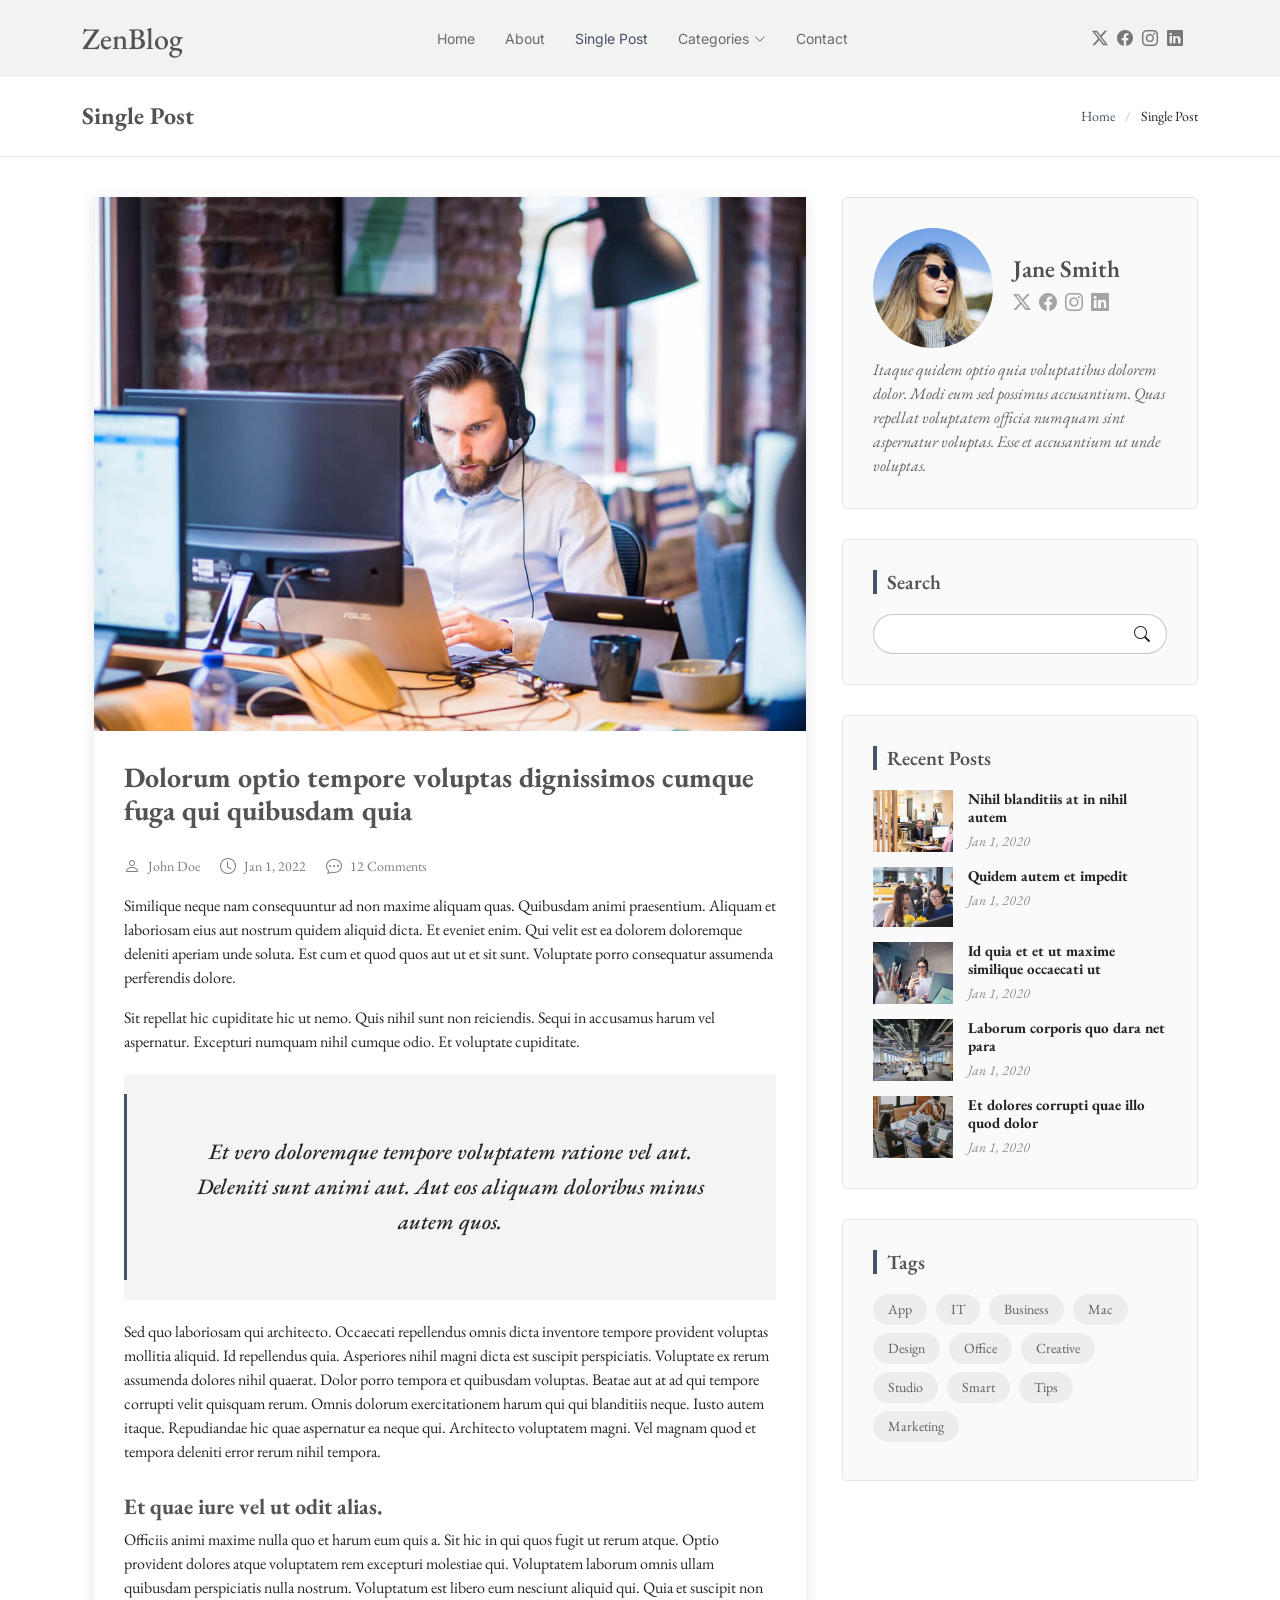
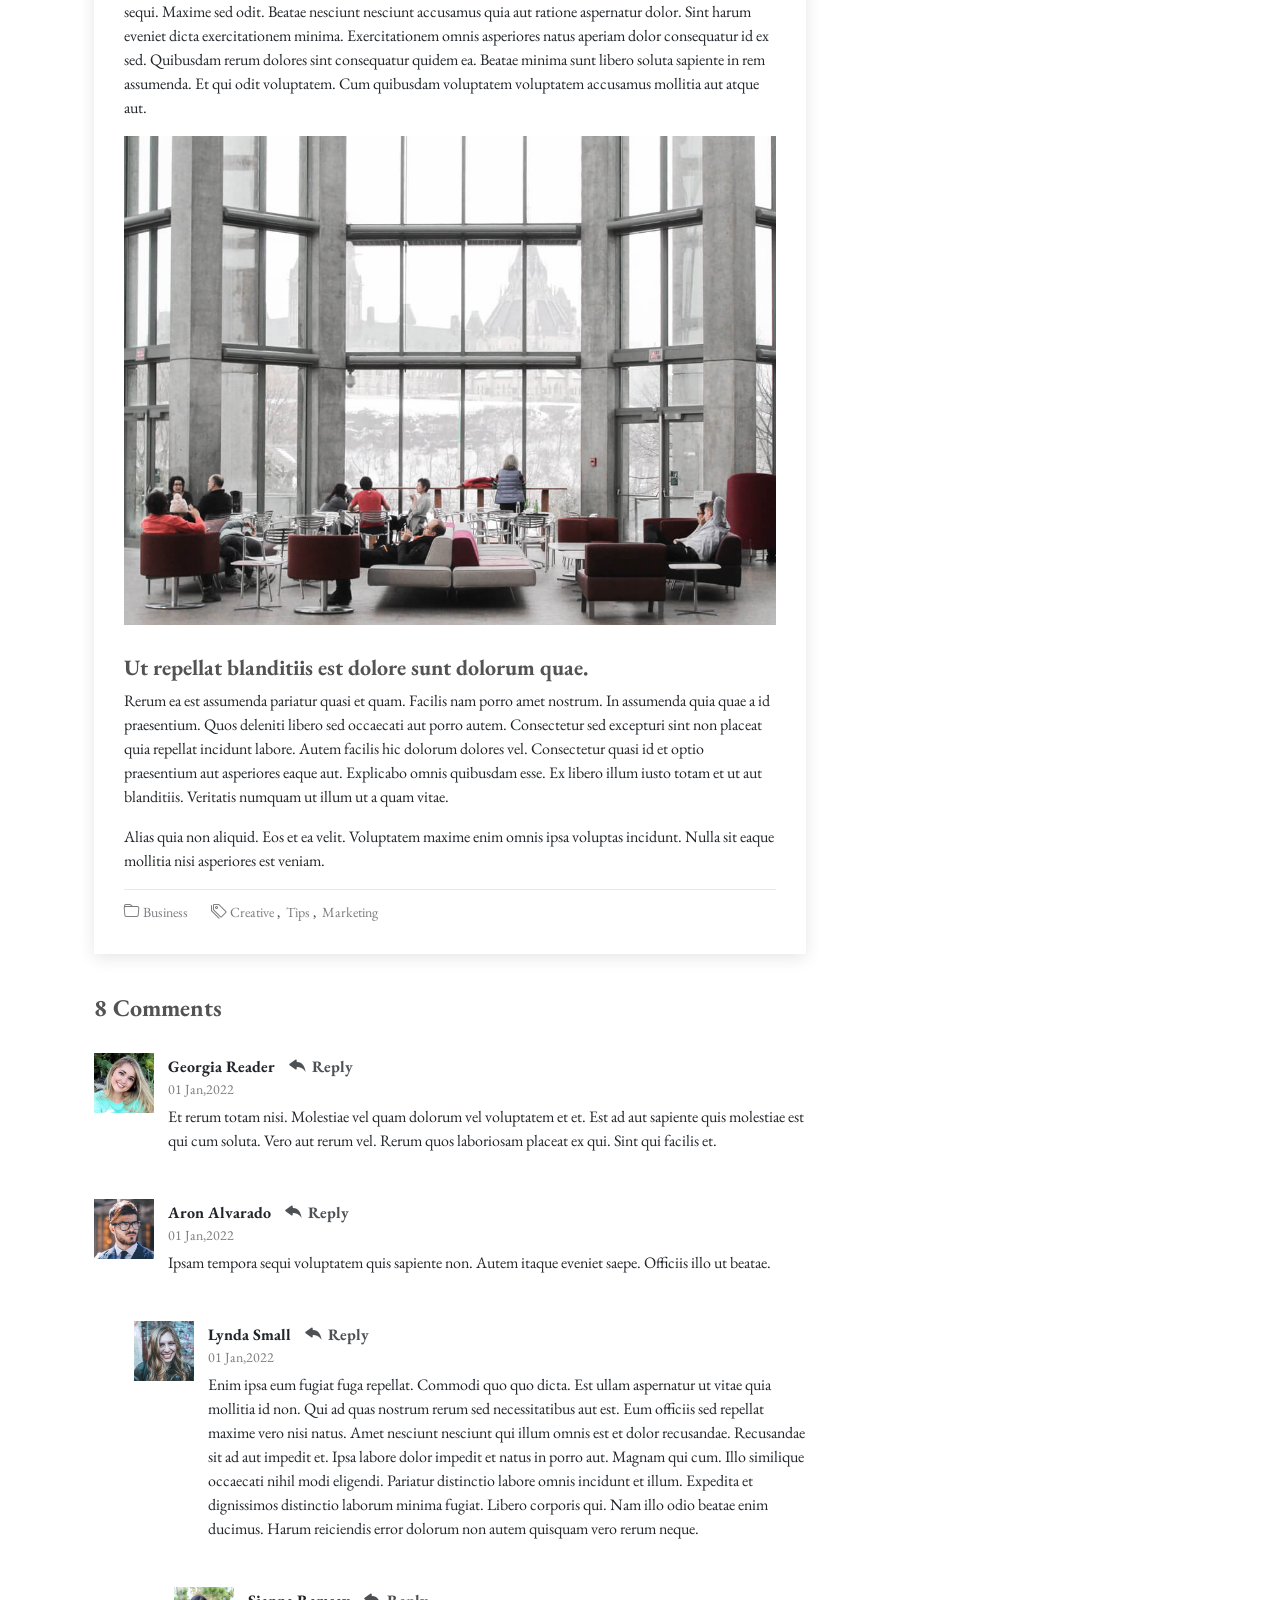
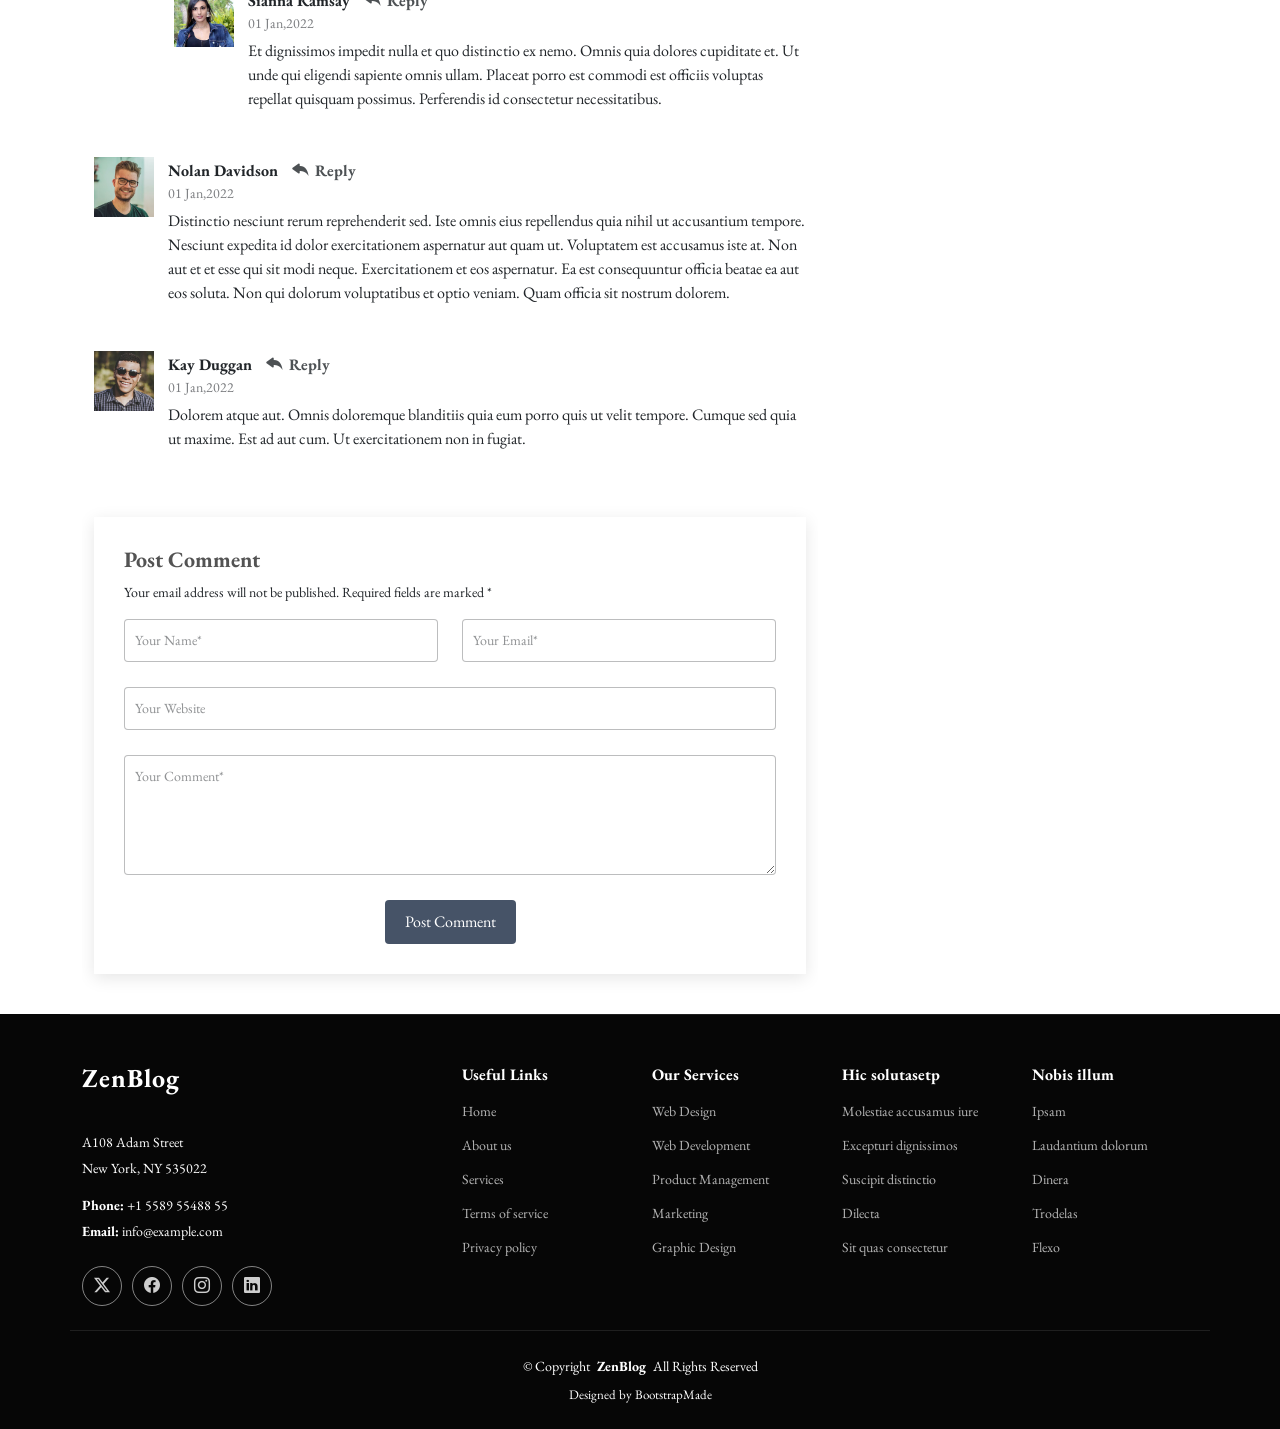
<file: single-post.html>
<!DOCTYPE html>
<html lang="en">

<head>
  <meta charset="utf-8">
  <meta content="width=device-width, initial-scale=1.0" name="viewport">
  <title>Single Post - ZenBlog Bootstrap Template</title>
  <meta name="description" content="">
  <meta name="keywords" content="">

  <!-- Favicons -->
  <link href="assets/img/favicon.png" rel="icon">
  <link href="assets/img/apple-touch-icon.png" rel="apple-touch-icon">

  <!-- Fonts -->
  <link href="https://fonts.googleapis.com" rel="preconnect">
  <link href="https://fonts.gstatic.com" rel="preconnect" crossorigin>
  <link href="https://fonts.googleapis.com/css2?family=Inter:wght@100;200;300;400;500;600;700;800;900&family=EB+Garamond:ital,wght@0,400;0,500;0,600;0,700;0,800;1,400;1,500;1,600;1,700;1,800&display=swap" rel="stylesheet">

  <!-- Vendor CSS Files -->
  <link href="assets/vendor/bootstrap/css/bootstrap.min.css" rel="stylesheet">
  <link href="assets/vendor/bootstrap-icons/bootstrap-icons.css" rel="stylesheet">
  <link href="assets/vendor/aos/aos.css" rel="stylesheet">
  <link href="assets/vendor/swiper/swiper-bundle.min.css" rel="stylesheet">

  <!-- Main CSS File -->
  <link href="assets/css/main.css" rel="stylesheet">

  <!-- =======================================================
  * Template Name: ZenBlog
  * Template URL: https://bootstrapmade.com/zenblog-bootstrap-blog-template/
  * Updated: Aug 08 2024 with Bootstrap v5.3.3
  * Author: BootstrapMade.com
  * License: https://bootstrapmade.com/license/
  ======================================================== -->
</head>

<body class="single-post-page">

  <header id="header" class="header d-flex align-items-center sticky-top">
    <div class="container position-relative d-flex align-items-center justify-content-between">

      <a href="index.html" class="logo d-flex align-items-center me-auto me-xl-0">
        <!-- Uncomment the line below if you also wish to use an image logo -->
        <!-- <img src="assets/img/logo.png" alt=""> -->
        <h1 class="sitename">ZenBlog</h1>
      </a>

      <nav id="navmenu" class="navmenu">
        <ul>
          <li><a href="index.html">Home</a></li>
          <li><a href="about.html">About</a></li>
          <li><a href="single-post.html" class="active">Single Post</a></li>
          <li class="dropdown"><a href="#"><span>Categories</span> <i class="bi bi-chevron-down toggle-dropdown"></i></a>
            <ul>
              <li><a href="category.html">Category 1</a></li>
              <li class="dropdown"><a href="#"><span>Deep Dropdown</span> <i class="bi bi-chevron-down toggle-dropdown"></i></a>
                <ul>
                  <li><a href="#">Deep Dropdown 1</a></li>
                  <li><a href="#">Deep Dropdown 2</a></li>
                  <li><a href="#">Deep Dropdown 3</a></li>
                  <li><a href="#">Deep Dropdown 4</a></li>
                  <li><a href="#">Deep Dropdown 5</a></li>
                </ul>
              </li>
              <li><a href="category.html">Category 2</a></li>
              <li><a href="category.html">Category 3</a></li>
              <li><a href="category.html">Category 4</a></li>
            </ul>
          </li>
          <li><a href="contact.html">Contact</a></li>
        </ul>
        <i class="mobile-nav-toggle d-xl-none bi bi-list"></i>
      </nav>

      <div class="header-social-links">
        <a href="#" class="twitter"><i class="bi bi-twitter-x"></i></a>
        <a href="#" class="facebook"><i class="bi bi-facebook"></i></a>
        <a href="#" class="instagram"><i class="bi bi-instagram"></i></a>
        <a href="#" class="linkedin"><i class="bi bi-linkedin"></i></a>
      </div>

    </div>
  </header>

  <main class="main">

    <!-- Page Title -->
    <div class="page-title">
      <div class="container d-lg-flex justify-content-between align-items-center">
        <h1 class="mb-2 mb-lg-0">Single Post</h1>
        <nav class="breadcrumbs">
          <ol>
            <li><a href="index.html">Home</a></li>
            <li class="current">Single Post</li>
          </ol>
        </nav>
      </div>
    </div><!-- End Page Title -->

    <div class="container">
      <div class="row">

        <div class="col-lg-8">

          <!-- Blog Details Section -->
          <section id="blog-details" class="blog-details section">
            <div class="container">

              <article class="article">

                <div class="post-img">
                  <img src="assets/img/blog/blog-1.jpg" alt="" class="img-fluid">
                </div>

                <h2 class="title">Dolorum optio tempore voluptas dignissimos cumque fuga qui quibusdam quia</h2>

                <div class="meta-top">
                  <ul>
                    <li class="d-flex align-items-center"><i class="bi bi-person"></i> <a href="blog-details.html">John Doe</a></li>
                    <li class="d-flex align-items-center"><i class="bi bi-clock"></i> <a href="blog-details.html"><time datetime="2020-01-01">Jan 1, 2022</time></a></li>
                    <li class="d-flex align-items-center"><i class="bi bi-chat-dots"></i> <a href="blog-details.html">12 Comments</a></li>
                  </ul>
                </div><!-- End meta top -->

                <div class="content">
                  <p>
                    Similique neque nam consequuntur ad non maxime aliquam quas. Quibusdam animi praesentium. Aliquam et laboriosam eius aut nostrum quidem aliquid dicta.
                    Et eveniet enim. Qui velit est ea dolorem doloremque deleniti aperiam unde soluta. Est cum et quod quos aut ut et sit sunt. Voluptate porro consequatur assumenda perferendis dolore.
                  </p>

                  <p>
                    Sit repellat hic cupiditate hic ut nemo. Quis nihil sunt non reiciendis. Sequi in accusamus harum vel aspernatur. Excepturi numquam nihil cumque odio. Et voluptate cupiditate.
                  </p>

                  <blockquote>
                    <p>
                      Et vero doloremque tempore voluptatem ratione vel aut. Deleniti sunt animi aut. Aut eos aliquam doloribus minus autem quos.
                    </p>
                  </blockquote>

                  <p>
                    Sed quo laboriosam qui architecto. Occaecati repellendus omnis dicta inventore tempore provident voluptas mollitia aliquid. Id repellendus quia. Asperiores nihil magni dicta est suscipit perspiciatis. Voluptate ex rerum assumenda dolores nihil quaerat.
                    Dolor porro tempora et quibusdam voluptas. Beatae aut at ad qui tempore corrupti velit quisquam rerum. Omnis dolorum exercitationem harum qui qui blanditiis neque.
                    Iusto autem itaque. Repudiandae hic quae aspernatur ea neque qui. Architecto voluptatem magni. Vel magnam quod et tempora deleniti error rerum nihil tempora.
                  </p>

                  <h3>Et quae iure vel ut odit alias.</h3>
                  <p>
                    Officiis animi maxime nulla quo et harum eum quis a. Sit hic in qui quos fugit ut rerum atque. Optio provident dolores atque voluptatem rem excepturi molestiae qui. Voluptatem laborum omnis ullam quibusdam perspiciatis nulla nostrum. Voluptatum est libero eum nesciunt aliquid qui.
                    Quia et suscipit non sequi. Maxime sed odit. Beatae nesciunt nesciunt accusamus quia aut ratione aspernatur dolor. Sint harum eveniet dicta exercitationem minima. Exercitationem omnis asperiores natus aperiam dolor consequatur id ex sed. Quibusdam rerum dolores sint consequatur quidem ea.
                    Beatae minima sunt libero soluta sapiente in rem assumenda. Et qui odit voluptatem. Cum quibusdam voluptatem voluptatem accusamus mollitia aut atque aut.
                  </p>
                  <img src="assets/img/blog/blog-inside-post.jpg" class="img-fluid" alt="">

                  <h3>Ut repellat blanditiis est dolore sunt dolorum quae.</h3>
                  <p>
                    Rerum ea est assumenda pariatur quasi et quam. Facilis nam porro amet nostrum. In assumenda quia quae a id praesentium. Quos deleniti libero sed occaecati aut porro autem. Consectetur sed excepturi sint non placeat quia repellat incidunt labore. Autem facilis hic dolorum dolores vel.
                    Consectetur quasi id et optio praesentium aut asperiores eaque aut. Explicabo omnis quibusdam esse. Ex libero illum iusto totam et ut aut blanditiis. Veritatis numquam ut illum ut a quam vitae.
                  </p>
                  <p>
                    Alias quia non aliquid. Eos et ea velit. Voluptatem maxime enim omnis ipsa voluptas incidunt. Nulla sit eaque mollitia nisi asperiores est veniam.
                  </p>

                </div><!-- End post content -->

                <div class="meta-bottom">
                  <i class="bi bi-folder"></i>
                  <ul class="cats">
                    <li><a href="#">Business</a></li>
                  </ul>

                  <i class="bi bi-tags"></i>
                  <ul class="tags">
                    <li><a href="#">Creative</a></li>
                    <li><a href="#">Tips</a></li>
                    <li><a href="#">Marketing</a></li>
                  </ul>
                </div><!-- End meta bottom -->

              </article>

            </div>
          </section><!-- /Blog Details Section -->

          <!-- Blog Comments Section -->
          <section id="blog-comments" class="blog-comments section">

            <div class="container">

              <h4 class="comments-count">8 Comments</h4>

              <div id="comment-1" class="comment">
                <div class="d-flex">
                  <div class="comment-img"><img src="assets/img/blog/comments-1.jpg" alt=""></div>
                  <div>
                    <h5><a href="">Georgia Reader</a> <a href="#" class="reply"><i class="bi bi-reply-fill"></i> Reply</a></h5>
                    <time datetime="2020-01-01">01 Jan,2022</time>
                    <p>
                      Et rerum totam nisi. Molestiae vel quam dolorum vel voluptatem et et. Est ad aut sapiente quis molestiae est qui cum soluta.
                      Vero aut rerum vel. Rerum quos laboriosam placeat ex qui. Sint qui facilis et.
                    </p>
                  </div>
                </div>
              </div><!-- End comment #1 -->

              <div id="comment-2" class="comment">
                <div class="d-flex">
                  <div class="comment-img"><img src="assets/img/blog/comments-2.jpg" alt=""></div>
                  <div>
                    <h5><a href="">Aron Alvarado</a> <a href="#" class="reply"><i class="bi bi-reply-fill"></i> Reply</a></h5>
                    <time datetime="2020-01-01">01 Jan,2022</time>
                    <p>
                      Ipsam tempora sequi voluptatem quis sapiente non. Autem itaque eveniet saepe. Officiis illo ut beatae.
                    </p>
                  </div>
                </div>

                <div id="comment-reply-1" class="comment comment-reply">
                  <div class="d-flex">
                    <div class="comment-img"><img src="assets/img/blog/comments-3.jpg" alt=""></div>
                    <div>
                      <h5><a href="">Lynda Small</a> <a href="#" class="reply"><i class="bi bi-reply-fill"></i> Reply</a></h5>
                      <time datetime="2020-01-01">01 Jan,2022</time>
                      <p>
                        Enim ipsa eum fugiat fuga repellat. Commodi quo quo dicta. Est ullam aspernatur ut vitae quia mollitia id non. Qui ad quas nostrum rerum sed necessitatibus aut est. Eum officiis sed repellat maxime vero nisi natus. Amet nesciunt nesciunt qui illum omnis est et dolor recusandae.

                        Recusandae sit ad aut impedit et. Ipsa labore dolor impedit et natus in porro aut. Magnam qui cum. Illo similique occaecati nihil modi eligendi. Pariatur distinctio labore omnis incidunt et illum. Expedita et dignissimos distinctio laborum minima fugiat.

                        Libero corporis qui. Nam illo odio beatae enim ducimus. Harum reiciendis error dolorum non autem quisquam vero rerum neque.
                      </p>
                    </div>
                  </div>

                  <div id="comment-reply-2" class="comment comment-reply">
                    <div class="d-flex">
                      <div class="comment-img"><img src="assets/img/blog/comments-4.jpg" alt=""></div>
                      <div>
                        <h5><a href="">Sianna Ramsay</a> <a href="#" class="reply"><i class="bi bi-reply-fill"></i> Reply</a></h5>
                        <time datetime="2020-01-01">01 Jan,2022</time>
                        <p>
                          Et dignissimos impedit nulla et quo distinctio ex nemo. Omnis quia dolores cupiditate et. Ut unde qui eligendi sapiente omnis ullam. Placeat porro est commodi est officiis voluptas repellat quisquam possimus. Perferendis id consectetur necessitatibus.
                        </p>
                      </div>
                    </div>

                  </div><!-- End comment reply #2-->

                </div><!-- End comment reply #1-->

              </div><!-- End comment #2-->

              <div id="comment-3" class="comment">
                <div class="d-flex">
                  <div class="comment-img"><img src="assets/img/blog/comments-5.jpg" alt=""></div>
                  <div>
                    <h5><a href="">Nolan Davidson</a> <a href="#" class="reply"><i class="bi bi-reply-fill"></i> Reply</a></h5>
                    <time datetime="2020-01-01">01 Jan,2022</time>
                    <p>
                      Distinctio nesciunt rerum reprehenderit sed. Iste omnis eius repellendus quia nihil ut accusantium tempore. Nesciunt expedita id dolor exercitationem aspernatur aut quam ut. Voluptatem est accusamus iste at.
                      Non aut et et esse qui sit modi neque. Exercitationem et eos aspernatur. Ea est consequuntur officia beatae ea aut eos soluta. Non qui dolorum voluptatibus et optio veniam. Quam officia sit nostrum dolorem.
                    </p>
                  </div>
                </div>

              </div><!-- End comment #3 -->

              <div id="comment-4" class="comment">
                <div class="d-flex">
                  <div class="comment-img"><img src="assets/img/blog/comments-6.jpg" alt=""></div>
                  <div>
                    <h5><a href="">Kay Duggan</a> <a href="#" class="reply"><i class="bi bi-reply-fill"></i> Reply</a></h5>
                    <time datetime="2020-01-01">01 Jan,2022</time>
                    <p>
                      Dolorem atque aut. Omnis doloremque blanditiis quia eum porro quis ut velit tempore. Cumque sed quia ut maxime. Est ad aut cum. Ut exercitationem non in fugiat.
                    </p>
                  </div>
                </div>

              </div><!-- End comment #4 -->

            </div>

          </section><!-- /Blog Comments Section -->

          <!-- Comment Form Section -->
          <section id="comment-form" class="comment-form section">
            <div class="container">

              <form action="">

                <h4>Post Comment</h4>
                <p>Your email address will not be published. Required fields are marked * </p>
                <div class="row">
                  <div class="col-md-6 form-group">
                    <input name="name" type="text" class="form-control" placeholder="Your Name*">
                  </div>
                  <div class="col-md-6 form-group">
                    <input name="email" type="text" class="form-control" placeholder="Your Email*">
                  </div>
                </div>
                <div class="row">
                  <div class="col form-group">
                    <input name="website" type="text" class="form-control" placeholder="Your Website">
                  </div>
                </div>
                <div class="row">
                  <div class="col form-group">
                    <textarea name="comment" class="form-control" placeholder="Your Comment*"></textarea>
                  </div>
                </div>

                <div class="text-center">
                  <button type="submit" class="btn btn-primary">Post Comment</button>
                </div>

              </form>

            </div>
          </section><!-- /Comment Form Section -->

        </div>

        <div class="col-lg-4 sidebar">

          <div class="widgets-container">

            <!-- Blog Author Widget -->
            <div class="blog-author-widget widget-item">

              <div class="d-flex flex-column align-items-center">
                <div class="d-flex align-items-center w-100">
                  <img src="assets/img/blog/blog-author.jpg" class="rounded-circle flex-shrink-0" alt="">
                  <div>
                    <h4>Jane Smith</h4>
                    <div class="social-links">
                      <a href="https://x.com/#"><i class="bi bi-twitter-x"></i></a>
                      <a href="https://facebook.com/#"><i class="bi bi-facebook"></i></a>
                      <a href="https://instagram.com/#"><i class="biu bi-instagram"></i></a>
                      <a href="https://instagram.com/#"><i class="biu bi-linkedin"></i></a>
                    </div>
                  </div>
                </div>

                <p>
                  Itaque quidem optio quia voluptatibus dolorem dolor. Modi eum sed possimus accusantium. Quas repellat voluptatem officia numquam sint aspernatur voluptas. Esse et accusantium ut unde voluptas.
                </p>

              </div>

            </div><!--/Blog Author Widget -->

            <!-- Search Widget -->
            <div class="search-widget widget-item">

              <h3 class="widget-title">Search</h3>
              <form action="">
                <input type="text">
                <button type="submit" title="Search"><i class="bi bi-search"></i></button>
              </form>

            </div><!--/Search Widget -->

            <!-- Recent Posts Widget -->
            <div class="recent-posts-widget widget-item">

              <h3 class="widget-title">Recent Posts</h3>

              <div class="post-item">
                <img src="assets/img/blog/blog-recent-1.jpg" alt="" class="flex-shrink-0">
                <div>
                  <h4><a href="blog-details.html">Nihil blanditiis at in nihil autem</a></h4>
                  <time datetime="2020-01-01">Jan 1, 2020</time>
                </div>
              </div><!-- End recent post item-->

              <div class="post-item">
                <img src="assets/img/blog/blog-recent-2.jpg" alt="" class="flex-shrink-0">
                <div>
                  <h4><a href="blog-details.html">Quidem autem et impedit</a></h4>
                  <time datetime="2020-01-01">Jan 1, 2020</time>
                </div>
              </div><!-- End recent post item-->

              <div class="post-item">
                <img src="assets/img/blog/blog-recent-3.jpg" alt="" class="flex-shrink-0">
                <div>
                  <h4><a href="blog-details.html">Id quia et et ut maxime similique occaecati ut</a></h4>
                  <time datetime="2020-01-01">Jan 1, 2020</time>
                </div>
              </div><!-- End recent post item-->

              <div class="post-item">
                <img src="assets/img/blog/blog-recent-4.jpg" alt="" class="flex-shrink-0">
                <div>
                  <h4><a href="blog-details.html">Laborum corporis quo dara net para</a></h4>
                  <time datetime="2020-01-01">Jan 1, 2020</time>
                </div>
              </div><!-- End recent post item-->

              <div class="post-item">
                <img src="assets/img/blog/blog-recent-5.jpg" alt="" class="flex-shrink-0">
                <div>
                  <h4><a href="blog-details.html">Et dolores corrupti quae illo quod dolor</a></h4>
                  <time datetime="2020-01-01">Jan 1, 2020</time>
                </div>
              </div><!-- End recent post item-->

            </div><!--/Recent Posts Widget -->

            <!-- Tags Widget -->
            <div class="tags-widget widget-item">

              <h3 class="widget-title">Tags</h3>
              <ul>
                <li><a href="#">App</a></li>
                <li><a href="#">IT</a></li>
                <li><a href="#">Business</a></li>
                <li><a href="#">Mac</a></li>
                <li><a href="#">Design</a></li>
                <li><a href="#">Office</a></li>
                <li><a href="#">Creative</a></li>
                <li><a href="#">Studio</a></li>
                <li><a href="#">Smart</a></li>
                <li><a href="#">Tips</a></li>
                <li><a href="#">Marketing</a></li>
              </ul>

            </div><!--/Tags Widget -->

          </div>

        </div>

      </div>
    </div>

  </main>

  <footer id="footer" class="footer dark-background">

    <div class="container footer-top">
      <div class="row gy-4">
        <div class="col-lg-4 col-md-6 footer-about">
          <a href="index.html" class="logo d-flex align-items-center">
            <span class="sitename">ZenBlog</span>
          </a>
          <div class="footer-contact pt-3">
            <p>A108 Adam Street</p>
            <p>New York, NY 535022</p>
            <p class="mt-3"><strong>Phone:</strong> <span>+1 5589 55488 55</span></p>
            <p><strong>Email:</strong> <span>info@example.com</span></p>
          </div>
          <div class="social-links d-flex mt-4">
            <a href=""><i class="bi bi-twitter-x"></i></a>
            <a href=""><i class="bi bi-facebook"></i></a>
            <a href=""><i class="bi bi-instagram"></i></a>
            <a href=""><i class="bi bi-linkedin"></i></a>
          </div>
        </div>

        <div class="col-lg-2 col-md-3 footer-links">
          <h4>Useful Links</h4>
          <ul>
            <li><a href="#">Home</a></li>
            <li><a href="#">About us</a></li>
            <li><a href="#">Services</a></li>
            <li><a href="#">Terms of service</a></li>
            <li><a href="#">Privacy policy</a></li>
          </ul>
        </div>

        <div class="col-lg-2 col-md-3 footer-links">
          <h4>Our Services</h4>
          <ul>
            <li><a href="#">Web Design</a></li>
            <li><a href="#">Web Development</a></li>
            <li><a href="#">Product Management</a></li>
            <li><a href="#">Marketing</a></li>
            <li><a href="#">Graphic Design</a></li>
          </ul>
        </div>

        <div class="col-lg-2 col-md-3 footer-links">
          <h4>Hic solutasetp</h4>
          <ul>
            <li><a href="#">Molestiae accusamus iure</a></li>
            <li><a href="#">Excepturi dignissimos</a></li>
            <li><a href="#">Suscipit distinctio</a></li>
            <li><a href="#">Dilecta</a></li>
            <li><a href="#">Sit quas consectetur</a></li>
          </ul>
        </div>

        <div class="col-lg-2 col-md-3 footer-links">
          <h4>Nobis illum</h4>
          <ul>
            <li><a href="#">Ipsam</a></li>
            <li><a href="#">Laudantium dolorum</a></li>
            <li><a href="#">Dinera</a></li>
            <li><a href="#">Trodelas</a></li>
            <li><a href="#">Flexo</a></li>
          </ul>
        </div>

      </div>
    </div>

    <div class="container copyright text-center mt-4">
      <p>© <span>Copyright</span> <strong class="px-1 sitename">ZenBlog</strong> <span>All Rights Reserved</span></p>
      <div class="credits">
        <!-- All the links in the footer should remain intact. -->
        <!-- You can delete the links only if you've purchased the pro version. -->
        <!-- Licensing information: https://bootstrapmade.com/license/ -->
        <!-- Purchase the pro version with working PHP/AJAX contact form: [buy-url] -->
        Designed by <a href="https://bootstrapmade.com/">BootstrapMade</a>
      </div>
    </div>

  </footer>

  <!-- Scroll Top -->
  <a href="#" id="scroll-top" class="scroll-top d-flex align-items-center justify-content-center"><i class="bi bi-arrow-up-short"></i></a>

  <!-- Preloader -->
  <div id="preloader"></div>

  <!-- Vendor JS Files -->
  <script src="assets/vendor/bootstrap/js/bootstrap.bundle.min.js"></script>
  <script src="assets/vendor/php-email-form/validate.js"></script>
  <script src="assets/vendor/aos/aos.js"></script>
  <script src="assets/vendor/swiper/swiper-bundle.min.js"></script>

  <!-- Main JS File -->
  <script src="assets/js/main.js"></script>

</body>

</html>
</file>
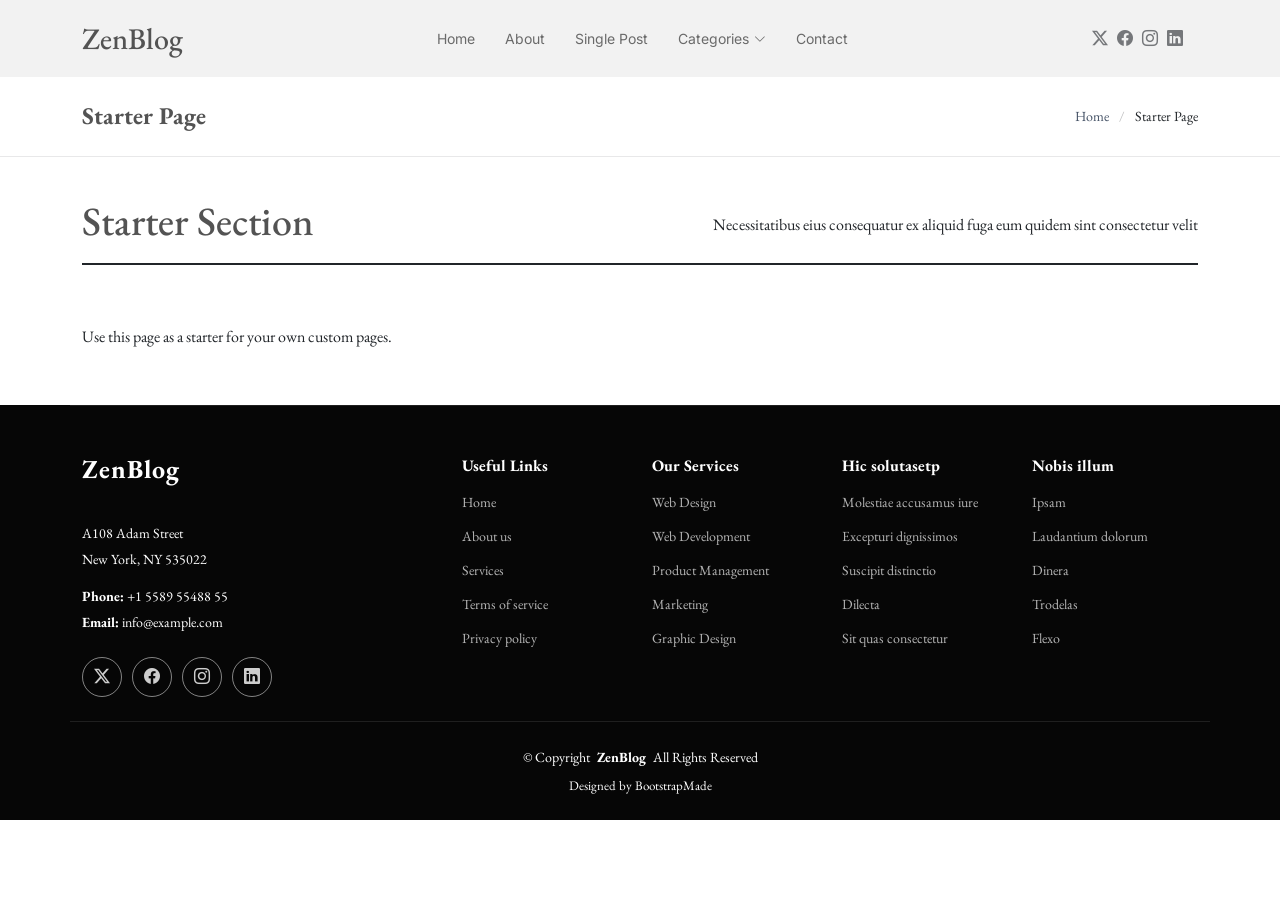
<file: starter-page.html>
<!DOCTYPE html>
<html lang="en">

<head>
  <meta charset="utf-8">
  <meta content="width=device-width, initial-scale=1.0" name="viewport">
  <title>Starter Page - ZenBlog Bootstrap Template</title>
  <meta name="description" content="">
  <meta name="keywords" content="">

  <!-- Favicons -->
  <link href="assets/img/favicon.png" rel="icon">
  <link href="assets/img/apple-touch-icon.png" rel="apple-touch-icon">

  <!-- Fonts -->
  <link href="https://fonts.googleapis.com" rel="preconnect">
  <link href="https://fonts.gstatic.com" rel="preconnect" crossorigin>
  <link href="https://fonts.googleapis.com/css2?family=Inter:wght@100;200;300;400;500;600;700;800;900&family=EB+Garamond:ital,wght@0,400;0,500;0,600;0,700;0,800;1,400;1,500;1,600;1,700;1,800&display=swap" rel="stylesheet">

  <!-- Vendor CSS Files -->
  <link href="assets/vendor/bootstrap/css/bootstrap.min.css" rel="stylesheet">
  <link href="assets/vendor/bootstrap-icons/bootstrap-icons.css" rel="stylesheet">
  <link href="assets/vendor/aos/aos.css" rel="stylesheet">
  <link href="assets/vendor/swiper/swiper-bundle.min.css" rel="stylesheet">

  <!-- Main CSS File -->
  <link href="assets/css/main.css" rel="stylesheet">

  <!-- =======================================================
  * Template Name: ZenBlog
  * Template URL: https://bootstrapmade.com/zenblog-bootstrap-blog-template/
  * Updated: Aug 08 2024 with Bootstrap v5.3.3
  * Author: BootstrapMade.com
  * License: https://bootstrapmade.com/license/
  ======================================================== -->
</head>

<body class="starter-page-page">

  <header id="header" class="header d-flex align-items-center sticky-top">
    <div class="container position-relative d-flex align-items-center justify-content-between">

      <a href="index.html" class="logo d-flex align-items-center me-auto me-xl-0">
        <!-- Uncomment the line below if you also wish to use an image logo -->
        <!-- <img src="assets/img/logo.png" alt=""> -->
        <h1 class="sitename">ZenBlog</h1>
      </a>

      <nav id="navmenu" class="navmenu">
        <ul>
          <li><a href="index.html">Home</a></li>
          <li><a href="about.html">About</a></li>
          <li><a href="single-post.html">Single Post</a></li>
          <li class="dropdown"><a href="#"><span>Categories</span> <i class="bi bi-chevron-down toggle-dropdown"></i></a>
            <ul>
              <li><a href="category.html">Category 1</a></li>
              <li class="dropdown"><a href="#"><span>Deep Dropdown</span> <i class="bi bi-chevron-down toggle-dropdown"></i></a>
                <ul>
                  <li><a href="#">Deep Dropdown 1</a></li>
                  <li><a href="#">Deep Dropdown 2</a></li>
                  <li><a href="#">Deep Dropdown 3</a></li>
                  <li><a href="#">Deep Dropdown 4</a></li>
                  <li><a href="#">Deep Dropdown 5</a></li>
                </ul>
              </li>
              <li><a href="category.html">Category 2</a></li>
              <li><a href="category.html">Category 3</a></li>
              <li><a href="category.html">Category 4</a></li>
            </ul>
          </li>
          <li><a href="contact.html">Contact</a></li>
        </ul>
        <i class="mobile-nav-toggle d-xl-none bi bi-list"></i>
      </nav>

      <div class="header-social-links">
        <a href="#" class="twitter"><i class="bi bi-twitter-x"></i></a>
        <a href="#" class="facebook"><i class="bi bi-facebook"></i></a>
        <a href="#" class="instagram"><i class="bi bi-instagram"></i></a>
        <a href="#" class="linkedin"><i class="bi bi-linkedin"></i></a>
      </div>

    </div>
  </header>

  <main class="main">

    <!-- Page Title -->
    <div class="page-title">
      <div class="container d-lg-flex justify-content-between align-items-center">
        <h1 class="mb-2 mb-lg-0">Starter Page</h1>
        <nav class="breadcrumbs">
          <ol>
            <li><a href="index.html">Home</a></li>
            <li class="current">Starter Page</li>
          </ol>
        </nav>
      </div>
    </div><!-- End Page Title -->

    <!-- Starter Section Section -->
    <section id="starter-section" class="starter-section section">

      <!-- Section Title -->
      <div class="container section-title" data-aos="fade-up">
        <div class="section-title-container d-flex align-items-center justify-content-between">
          <h2>Starter Section</h2>
          <p>Necessitatibus eius consequatur ex aliquid fuga eum quidem sint consectetur velit</p>
        </div>
      </div><!-- End Section Title -->

      <div class="container" data-aos="fade-up">
        <p>Use this page as a starter for your own custom pages.</p>
      </div>

    </section><!-- /Starter Section Section -->

  </main>

  <footer id="footer" class="footer dark-background">

    <div class="container footer-top">
      <div class="row gy-4">
        <div class="col-lg-4 col-md-6 footer-about">
          <a href="index.html" class="logo d-flex align-items-center">
            <span class="sitename">ZenBlog</span>
          </a>
          <div class="footer-contact pt-3">
            <p>A108 Adam Street</p>
            <p>New York, NY 535022</p>
            <p class="mt-3"><strong>Phone:</strong> <span>+1 5589 55488 55</span></p>
            <p><strong>Email:</strong> <span>info@example.com</span></p>
          </div>
          <div class="social-links d-flex mt-4">
            <a href=""><i class="bi bi-twitter-x"></i></a>
            <a href=""><i class="bi bi-facebook"></i></a>
            <a href=""><i class="bi bi-instagram"></i></a>
            <a href=""><i class="bi bi-linkedin"></i></a>
          </div>
        </div>

        <div class="col-lg-2 col-md-3 footer-links">
          <h4>Useful Links</h4>
          <ul>
            <li><a href="#">Home</a></li>
            <li><a href="#">About us</a></li>
            <li><a href="#">Services</a></li>
            <li><a href="#">Terms of service</a></li>
            <li><a href="#">Privacy policy</a></li>
          </ul>
        </div>

        <div class="col-lg-2 col-md-3 footer-links">
          <h4>Our Services</h4>
          <ul>
            <li><a href="#">Web Design</a></li>
            <li><a href="#">Web Development</a></li>
            <li><a href="#">Product Management</a></li>
            <li><a href="#">Marketing</a></li>
            <li><a href="#">Graphic Design</a></li>
          </ul>
        </div>

        <div class="col-lg-2 col-md-3 footer-links">
          <h4>Hic solutasetp</h4>
          <ul>
            <li><a href="#">Molestiae accusamus iure</a></li>
            <li><a href="#">Excepturi dignissimos</a></li>
            <li><a href="#">Suscipit distinctio</a></li>
            <li><a href="#">Dilecta</a></li>
            <li><a href="#">Sit quas consectetur</a></li>
          </ul>
        </div>

        <div class="col-lg-2 col-md-3 footer-links">
          <h4>Nobis illum</h4>
          <ul>
            <li><a href="#">Ipsam</a></li>
            <li><a href="#">Laudantium dolorum</a></li>
            <li><a href="#">Dinera</a></li>
            <li><a href="#">Trodelas</a></li>
            <li><a href="#">Flexo</a></li>
          </ul>
        </div>

      </div>
    </div>

    <div class="container copyright text-center mt-4">
      <p>© <span>Copyright</span> <strong class="px-1 sitename">ZenBlog</strong> <span>All Rights Reserved</span></p>
      <div class="credits">
        <!-- All the links in the footer should remain intact. -->
        <!-- You can delete the links only if you've purchased the pro version. -->
        <!-- Licensing information: https://bootstrapmade.com/license/ -->
        <!-- Purchase the pro version with working PHP/AJAX contact form: [buy-url] -->
        Designed by <a href="https://bootstrapmade.com/">BootstrapMade</a>
      </div>
    </div>

  </footer>

  <!-- Scroll Top -->
  <a href="#" id="scroll-top" class="scroll-top d-flex align-items-center justify-content-center"><i class="bi bi-arrow-up-short"></i></a>

  <!-- Preloader -->
  <div id="preloader"></div>

  <!-- Vendor JS Files -->
  <script src="assets/vendor/bootstrap/js/bootstrap.bundle.min.js"></script>
  <script src="assets/vendor/php-email-form/validate.js"></script>
  <script src="assets/vendor/aos/aos.js"></script>
  <script src="assets/vendor/swiper/swiper-bundle.min.js"></script>

  <!-- Main JS File -->
  <script src="assets/js/main.js"></script>

</body>

</html>
</file>
<file: assets/css/main.css>
/**
* Template Name: ZenBlog
* Template URL: https://bootstrapmade.com/zenblog-bootstrap-blog-template/
* Updated: Aug 08 2024 with Bootstrap v5.3.3
* Author: BootstrapMade.com
* License: https://bootstrapmade.com/license/
*/

/*--------------------------------------------------------------
# Font & Color Variables
# Help: https://bootstrapmade.com/color-system/
--------------------------------------------------------------*/
/* Fonts */
:root {
  --default-font: "EB Garamond", system-ui, -apple-system, "Segoe UI", Roboto, "Helvetica Neue", Arial, "Noto Sans", "Liberation Sans", sans-serif, "Apple Color Emoji", "Segoe UI Emoji", "Segoe UI Symbol", "Noto Color Emoji";
  --heading-font: "EB Garamond", sans-serif;
  --nav-font: "Inter", sans-serif;
}

/* Global Colors - The following color variables are used throughout the website. Updating them here will change the color scheme of the entire website */
:root {
  --background-color: #ffffff;
  /* Background color for the entire website, including individual sections */
  --default-color: #212529;
  /* Default color used for the majority of the text content across the entire website */
  --heading-color: #535353;
  /* Color for headings, subheadings and title throughout the website */
  --accent-color: #465367;
  /* Accent color that represents your brand on the website. It's used for buttons, links, and other elements that need to stand out */
  --surface-color: #ffffff;
  /* The surface color is used as a background of boxed elements within sections, such as cards, icon boxes, or other elements that require a visual separation from the global background. */
  --contrast-color: #ffffff;
  /* Contrast color for text, ensuring readability against backgrounds of accent, heading, or default colors. */
}

/* Nav Menu Colors - The following color variables are used specifically for the navigation menu. They are separate from the global colors to allow for more customization options */
:root {
  --nav-color: #6a6a6a;
  /* The default color of the main navmenu links */
  --nav-hover-color: #465367;
  /* Applied to main navmenu links when they are hovered over or active */
  --nav-mobile-background-color: #ffffff;
  /* Used as the background color for mobile navigation menu */
  --nav-dropdown-background-color: #ffffff;
  /* Used as the background color for dropdown items that appear when hovering over primary navigation items */
  --nav-dropdown-color: #6a6a6a;
  /* Used for navigation links of the dropdown items in the navigation menu. */
  --nav-dropdown-hover-color: #465367;
  /* Similar to --nav-hover-color, this color is applied to dropdown navigation links when they are hovered over. */
}

/* Color Presets - These classes override global colors when applied to any section or element, providing reuse of the sam color scheme. */

.light-background {
  --background-color: #f9f9f9;
  --surface-color: #ffffff;
}

.dark-background {
  --background-color: #060606;
  --default-color: #ffffff;
  --heading-color: #ffffff;
  --surface-color: #252525;
  --contrast-color: #ffffff;
}

/* Smooth scroll */
:root {
  scroll-behavior: smooth;
}

/*--------------------------------------------------------------
# General Styling & Shared Classes
--------------------------------------------------------------*/
body {
  color: var(--default-color);
  background-color: var(--background-color);
  font-family: var(--default-font);
}

.btn.btn-primary {
  border: none;
  background-color: var(--accent-color);
}

a {
  color: var(--accent-color);
  text-decoration: none;
  transition: 0.3s;
}

a:hover {
  color: color-mix(in srgb, var(--accent-color), transparent 25%);
  text-decoration: none;
}

h1,
h2,
h3,
h4,
h5,
h6 {
  color: var(--heading-color);
  font-family: var(--heading-font);
}

/* PHP Email Form Messages
------------------------------*/
.php-email-form .error-message {
  display: none;
  background: #df1529;
  color: #ffffff;
  text-align: left;
  padding: 15px;
  margin-bottom: 24px;
  font-weight: 600;
}

.php-email-form .sent-message {
  display: none;
  color: #ffffff;
  background: #059652;
  text-align: center;
  padding: 15px;
  margin-bottom: 24px;
  font-weight: 600;
}

.php-email-form .loading {
  display: none;
  background: var(--surface-color);
  text-align: center;
  padding: 15px;
  margin-bottom: 24px;
}

.php-email-form .loading:before {
  content: "";
  display: inline-block;
  border-radius: 50%;
  width: 24px;
  height: 24px;
  margin: 0 10px -6px 0;
  border: 3px solid var(--accent-color);
  border-top-color: var(--surface-color);
  animation: php-email-form-loading 1s linear infinite;
}

@keyframes php-email-form-loading {
  0% {
    transform: rotate(0deg);
  }

  100% {
    transform: rotate(360deg);
  }
}

/*--------------------------------------------------------------
# Global Header
--------------------------------------------------------------*/
.header {
  --background-color: #f2f2f2;
  color: var(--default-color);
  background-color: var(--background-color);
  padding: 10px 0;
  transition: all 0.5s;
  z-index: 997;
}

.header .logo {
  line-height: 1;
}

.header .logo img {
  max-height: 36px;
  margin-right: 8px;
}

.header .logo h1 {
  font-size: 30px;
  margin: 0;
  font-weight: 500;
  color: var(--heading-color);
}

.header .header-social-links {
  padding-right: 15px;
}

.header .header-social-links a {
  color: color-mix(in srgb, var(--default-color), transparent 40%);
  padding-left: 6px;
  display: inline-block;
  transition: 0.3s;
  font-size: 16px;
}

.header .header-social-links a:hover {
  color: var(--accent-color);
}

.header .header-social-links a i {
  line-height: 0px;
}

@media (max-width: 1200px) {
  .header .logo {
    order: 1;
  }

  .header .header-social-links {
    order: 2;
  }

  .header .navmenu {
    order: 3;
  }
}

/*--------------------------------------------------------------
# Navigation Menu
--------------------------------------------------------------*/
/* Navmenu - Desktop */
@media (min-width: 1200px) {
  .navmenu {
    padding: 0;
  }

  .navmenu ul {
    margin: 0;
    padding: 0;
    display: flex;
    list-style: none;
    align-items: center;
  }

  .navmenu li {
    position: relative;
  }

  .navmenu a,
  .navmenu a:focus {
    color: var(--nav-color);
    padding: 18px 15px;
    font-size: 14px;
    font-family: var(--nav-font);
    font-weight: 400;
    display: flex;
    align-items: center;
    justify-content: space-between;
    white-space: nowrap;
    transition: 0.3s;
  }

  .navmenu a i,
  .navmenu a:focus i {
    font-size: 12px;
    line-height: 0;
    margin-left: 5px;
    transition: 0.3s;
  }

  .navmenu li:last-child a {
    padding-right: 0;
  }

  .navmenu li:hover>a,
  .navmenu .active,
  .navmenu .active:focus {
    color: var(--nav-hover-color);
  }

  .navmenu .dropdown ul {
    margin: 0;
    padding: 10px 0;
    background: var(--nav-dropdown-background-color);
    display: block;
    position: absolute;
    visibility: hidden;
    left: 14px;
    top: 130%;
    opacity: 0;
    transition: 0.3s;
    border-radius: 4px;
    z-index: 99;
    box-shadow: 0px 0px 30px rgba(0, 0, 0, 0.1);
  }

  .navmenu .dropdown ul li {
    min-width: 200px;
  }

  .navmenu .dropdown ul a {
    padding: 10px 20px;
    font-size: 15px;
    text-transform: none;
    color: var(--nav-dropdown-color);
  }

  .navmenu .dropdown ul a i {
    font-size: 12px;
  }

  .navmenu .dropdown ul a:hover,
  .navmenu .dropdown ul .active:hover,
  .navmenu .dropdown ul li:hover>a {
    color: var(--nav-dropdown-hover-color);
  }

  .navmenu .dropdown:hover>ul {
    opacity: 1;
    top: 100%;
    visibility: visible;
  }

  .navmenu .dropdown .dropdown ul {
    top: 0;
    left: -90%;
    visibility: hidden;
  }

  .navmenu .dropdown .dropdown:hover>ul {
    opacity: 1;
    top: 0;
    left: -100%;
    visibility: visible;
  }
}

/* Navmenu - Mobile */
@media (max-width: 1199px) {
  .mobile-nav-toggle {
    color: var(--nav-color);
    font-size: 28px;
    line-height: 0;
    margin-right: 10px;
    cursor: pointer;
    transition: color 0.3s;
  }

  .navmenu {
    padding: 0;
    z-index: 9997;
  }

  .navmenu ul {
    display: none;
    list-style: none;
    position: absolute;
    inset: 60px 20px 20px 20px;
    padding: 10px 0;
    margin: 0;
    border-radius: 6px;
    background-color: var(--nav-mobile-background-color);
    overflow-y: auto;
    transition: 0.3s;
    z-index: 9998;
    box-shadow: 0px 0px 30px rgba(0, 0, 0, 0.1);
  }

  .navmenu a,
  .navmenu a:focus {
    color: var(--nav-dropdown-color);
    padding: 10px 20px;
    font-family: var(--nav-font);
    font-size: 17px;
    font-weight: 500;
    display: flex;
    align-items: center;
    justify-content: space-between;
    white-space: nowrap;
    transition: 0.3s;
  }

  .navmenu a i,
  .navmenu a:focus i {
    font-size: 12px;
    line-height: 0;
    margin-left: 5px;
    width: 30px;
    height: 30px;
    display: flex;
    align-items: center;
    justify-content: center;
    border-radius: 50%;
    transition: 0.3s;
    background-color: color-mix(in srgb, var(--accent-color), transparent 90%);
  }

  .navmenu a i:hover,
  .navmenu a:focus i:hover {
    background-color: var(--accent-color);
    color: var(--contrast-color);
  }

  .navmenu a:hover,
  .navmenu .active,
  .navmenu .active:focus {
    color: var(--nav-dropdown-hover-color);
  }

  .navmenu .active i,
  .navmenu .active:focus i {
    background-color: var(--accent-color);
    color: var(--contrast-color);
    transform: rotate(180deg);
  }

  .navmenu .dropdown ul {
    position: static;
    display: none;
    z-index: 99;
    padding: 10px 0;
    margin: 10px 20px;
    background-color: var(--nav-dropdown-background-color);
    border: 1px solid color-mix(in srgb, var(--default-color), transparent 90%);
    box-shadow: none;
    transition: all 0.5s ease-in-out;
  }

  .navmenu .dropdown ul ul {
    background-color: rgba(33, 37, 41, 0.1);
  }

  .navmenu .dropdown>.dropdown-active {
    display: block;
    background-color: rgba(33, 37, 41, 0.03);
  }

  .mobile-nav-active {
    overflow: hidden;
  }

  .mobile-nav-active .mobile-nav-toggle {
    color: #fff;
    position: absolute;
    font-size: 32px;
    top: 15px;
    right: 15px;
    margin-right: 0;
    z-index: 9999;
  }

  .mobile-nav-active .navmenu {
    position: fixed;
    overflow: hidden;
    inset: 0;
    background: rgba(33, 37, 41, 0.8);
    transition: 0.3s;
  }

  .mobile-nav-active .navmenu>ul {
    display: block;
  }
}

/*--------------------------------------------------------------
# Global Footer
--------------------------------------------------------------*/
.footer {
  color: var(--default-color);
  background-color: var(--background-color);
  font-size: 14px;
  position: relative;
}

.footer .footer-top {
  padding-top: 50px;
  border-top: 1px solid color-mix(in srgb, var(--default-color), transparent 90%);
}

.footer .footer-about .logo {
  line-height: 1;
  margin-bottom: 25px;
}

.footer .footer-about .logo img {
  max-height: 40px;
  margin-right: 6px;
}

.footer .footer-about .logo span {
  color: var(--heading-color);
  font-family: var(--heading-font);
  font-size: 26px;
  font-weight: 700;
  letter-spacing: 1px;
}

.footer .footer-about p {
  font-size: 14px;
  font-family: var(--heading-font);
}

.footer .social-links a {
  display: flex;
  align-items: center;
  justify-content: center;
  width: 40px;
  height: 40px;
  border-radius: 50%;
  border: 1px solid color-mix(in srgb, var(--default-color), transparent 50%);
  font-size: 16px;
  color: color-mix(in srgb, var(--default-color), transparent 20%);
  margin-right: 10px;
  transition: 0.3s;
}

.footer .social-links a:hover {
  color: var(--accent-color);
  border-color: var(--accent-color);
}

.footer h4 {
  font-size: 16px;
  font-weight: bold;
  position: relative;
  padding-bottom: 12px;
}

.footer .footer-links {
  margin-bottom: 30px;
}

.footer .footer-links ul {
  list-style: none;
  padding: 0;
  margin: 0;
}

.footer .footer-links ul i {
  padding-right: 2px;
  font-size: 12px;
  line-height: 0;
}

.footer .footer-links ul li {
  padding: 10px 0;
  display: flex;
  align-items: center;
}

.footer .footer-links ul li:first-child {
  padding-top: 0;
}

.footer .footer-links ul a {
  color: color-mix(in srgb, var(--default-color), transparent 30%);
  display: inline-block;
  line-height: 1;
}

.footer .footer-links ul a:hover {
  color: var(--accent-color);
}

.footer .footer-contact p {
  margin-bottom: 5px;
}

.footer .copyright {
  padding: 25px 0;
  border-top: 1px solid color-mix(in srgb, var(--default-color), transparent 90%);
}

.footer .copyright p {
  margin-bottom: 0;
}

.footer .credits {
  margin-top: 8px;
  font-size: 13px;
}

.footer .credits a {
  color: var(--default-color);
}

/*--------------------------------------------------------------
# Preloader
--------------------------------------------------------------*/
#preloader {
  position: fixed;
  inset: 0;
  z-index: 999999;
  overflow: hidden;
  background: var(--background-color);
  transition: all 0.6s ease-out;
}

#preloader:before {
  content: "";
  position: fixed;
  top: calc(50% - 30px);
  left: calc(50% - 30px);
  border: 6px solid #ffffff;
  border-color: var(--accent-color) transparent var(--accent-color) transparent;
  border-radius: 50%;
  width: 60px;
  height: 60px;
  animation: animate-preloader 1.5s linear infinite;
}

@keyframes animate-preloader {
  0% {
    transform: rotate(0deg);
  }

  100% {
    transform: rotate(360deg);
  }
}

/*--------------------------------------------------------------
# Scroll Top Button
--------------------------------------------------------------*/
.scroll-top {
  position: fixed;
  visibility: hidden;
  opacity: 0;
  right: 15px;
  bottom: 15px;
  z-index: 99999;
  background-color: var(--accent-color);
  width: 40px;
  height: 40px;
  border-radius: 4px;
  transition: all 0.4s;
}

.scroll-top i {
  font-size: 24px;
  color: var(--contrast-color);
  line-height: 0;
}

.scroll-top:hover {
  background-color: color-mix(in srgb, var(--accent-color), transparent 20%);
  color: var(--contrast-color);
}

.scroll-top.active {
  visibility: visible;
  opacity: 1;
}

/*--------------------------------------------------------------
# Disable aos animation delay on mobile devices
--------------------------------------------------------------*/
@media screen and (max-width: 768px) {
  [data-aos-delay] {
    transition-delay: 0 !important;
  }
}

/*--------------------------------------------------------------
# Global Page Titles & Breadcrumbs
--------------------------------------------------------------*/
.page-title {
  color: var(--default-color);
  background-color: var(--background-color);
  padding: 25px 0;
  position: relative;
  border-bottom: 1px solid color-mix(in srgb, var(--default-color), transparent 90%);
}

.page-title h1 {
  font-size: 24px;
  font-weight: 700;
}

.page-title .breadcrumbs ol {
  display: flex;
  flex-wrap: wrap;
  list-style: none;
  padding: 0;
  margin: 0;
  font-size: 14px;
  font-weight: 400;
}

.page-title .breadcrumbs ol li+li {
  padding-left: 10px;
}

.page-title .breadcrumbs ol li+li::before {
  content: "/";
  display: inline-block;
  padding-right: 10px;
  color: color-mix(in srgb, var(--default-color), transparent 70%);
}

/*--------------------------------------------------------------
# Global Sections
--------------------------------------------------------------*/
section,
.section {
  color: var(--default-color);
  background-color: var(--background-color);
  padding: 40px 0;
  scroll-margin-top: 90px;
  overflow: clip;
}

@media (max-width: 1199px) {

  section,
  .section {
    scroll-margin-top: 66px;
  }
}

/*--------------------------------------------------------------
# Global Section Titles
--------------------------------------------------------------*/
.section-title {
  margin-bottom: 60px;
  position: relative;
}

.section-title .section-title-container {
  padding-bottom: 10px;
  border-bottom: 2px solid var(--default-color);
}

.section-title h2 {
  font-size: 40px;
  font-weight: 0;
}

.section-title p {
  margin-bottom: 0;
}

.section-title p a {
  color: var(--default-color);
  text-transform: uppercase;
  font-size: 12px;
  letter-spacing: 0.5px;
  border-bottom: 1.5px solid var(--default-color);
  font-family: var(--nav-font);
  font-weight: 500;
  padding-bottom: 2px;
}

/*--------------------------------------------------------------
# Slider Section
--------------------------------------------------------------*/
.slider {
  background-color: transparent;
}

.slider .swiper-pagination .swiper-pagination-bullet {
  background-color: color-mix(in srgb, var(--default-color) 90%, white 15%);
}

.slider .swiper-pagination .swiper-pagination-bullet-active {
  background-color: var(--accent-color);
}

.slider .swiper-wrapper {
  height: auto !important;
}

.slider .swiper-slide {
  min-height: 500px;
  position: relative;
  display: flex;
  align-items: flex-end;
  background-repeat: no-repeat;
  background-size: cover;
}

.slider .swiper-slide::before {
  content: "";
  position: absolute;
  top: 0;
  left: 0;
  width: 100%;
  height: 100%;
  background: color-mix(in srgb, var(--background-color), transparent 50%);
}

@media (max-width: 575px) {
  .slider .swiper-slide {
    min-height: 300px;
  }
}

.slider .swiper-button-prev:after,
.slider .swiper-button-next:after {
  font-size: 24px;
  color: color-mix(in srgb, var(--default-color), transparent 50%);
}

.slider .content {
  padding: 60px 80px;
  max-width: 700px;
  position: relative;
}

.slider .content a,
.slider .content h2,
.slider .content p {
  color: var(--default-color);
}

/*--------------------------------------------------------------
# Trending Category Section
--------------------------------------------------------------*/
.trending-category .post-entry {
  margin-bottom: 30px;
}

.trending-category .post-entry img {
  margin-bottom: 30px;
}

.trending-category .post-entry h2 {
  margin-bottom: 20px;
  font-size: 20px;
  font-weight: 600;
  line-height: 1.2;
}

.trending-category .post-entry h2 a {
  color: var(--heading-color);
}

.trending-category .post-entry h2 a:hover {
  text-decoration: underline;
}

.trending-category .post-entry.lg h2 {
  font-size: 40px;
  line-height: 1;
}

.trending-category .post-meta {
  font-size: 11px;
  letter-spacing: 0.07rem;
  text-transform: uppercase;
  font-weight: 600;
  color: color-mix(in srgb, var(--default-color), transparent 50%);
  margin-bottom: 10px;
}

.trending-category .custom-border {
  border-color: color-mix(in srgb, var(--default-color), transparent 90%) !important;
}

@media (max-width: 768px) {
  .trending-category .custom-border {
    border: none !important;
  }
}

.trending-category .author .photo {
  margin-right: 10px;
}

.trending-category .author .photo img {
  width: 40px;
  border-radius: 50%;
  margin-bottom: 0;
}

.trending-category .author .name h3 {
  margin: 0;
  padding: 0;
  font-size: 15px;
  font-family: var(--default-font);
}

.trending-category .trending {
  border: 1px solid color-mix(in srgb, var(--default-color), transparent 90%);
}

.trending-category .trending>h3 {
  color: var(--default-color);
  padding: 20px;
  border-bottom: 1px solid color-mix(in srgb, var(--default-color), transparent 90%);
}

.trending-category .trending .trending-post {
  padding: 0;
  margin: 0;
}

.trending-category .trending .trending-post li {
  padding: 0;
  margin: 0;
  list-style: none;
  display: block;
}

.trending-category .trending .trending-post li a {
  display: block;
  padding: 20px;
  border-bottom: 1px solid color-mix(in srgb, var(--default-color), transparent 90%);
  position: relative;
  overflow: hidden;
  z-index: 2;
}

.trending-category .trending .trending-post li a .number {
  position: absolute;
  z-index: 1;
  font-size: 5rem;
  left: -10px;
  top: -20px;
  font-weight: 700;
  font-family: var(--heading-font);
  color: color-mix(in srgb, var(--default-color), transparent 95%);
}

.trending-category .trending .trending-post li a h3 {
  font-size: 18px;
  color: var(--default-color);
  transition: 0.3s;
}

.trending-category .trending .trending-post li a .author {
  color: color-mix(in srgb, var(--default-color), transparent 50%);
  font-weight: 500;
}

.trending-category .trending .trending-post li a:hover h3 {
  color: var(--default-color);
  text-decoration: underline;
}

.trending-category .trending .trending-post li:last-child a {
  border-bottom: none;
}

/*--------------------------------------------------------------
# Culture Category Section
--------------------------------------------------------------*/
.culture-category .post-entry {
  margin-bottom: 30px;
}

.culture-category .post-entry h3 a {
  color: var(--heading-color);
  font-weight: 600;
}

.culture-category .post-entry h3 a:hover {
  text-decoration: underline;
}

.culture-category .post-entry .thumbnail {
  flex: 0 0 65%;
}

@media (max-width: 960px) {
  .culture-category .post-entry .thumbnail {
    flex: 0 0 100%;
    margin-bottom: 20px;
  }
}

.culture-category .post-entry.half .thumbnail {
  flex: 0 0 50%;
}

@media (max-width: 768px) {
  .culture-category .post-entry.half .thumbnail {
    flex: 0 0 100%;
    margin-bottom: 20px;
  }
}

.culture-category .post-entry.small-img .thumbnail {
  flex: 0 0 30%;
}

@media (max-width: 768px) {
  .culture-category .post-entry.small-img .thumbnail {
    flex: 0 0 100%;
    margin-bottom: 20px;
  }
}

.culture-category .border-bottom {
  border-color: color-mix(in srgb, var(--default-color), transparent 90%) !important;
}

.culture-category .post-meta {
  font-size: 11px;
  letter-spacing: 0.07rem;
  text-transform: uppercase;
  font-weight: 600;
  color: color-mix(in srgb, var(--default-color), transparent 50%);
  margin-bottom: 10px;
}

.culture-category .author .photo {
  margin-right: 10px;
}

.culture-category .author .photo img {
  width: 40px;
  border-radius: 50%;
  margin-bottom: 0;
}

.culture-category .author .name h3 {
  margin: 0;
  padding: 0;
  font-size: 15px;
  font-family: var(--default-font);
}

.culture-category .post-list {
  margin-bottom: 30px;
}

.culture-category .post-list img {
  margin-bottom: 30px;
}

.culture-category .post-list h2 {
  margin-bottom: 20px;
  font-size: 20px;
  font-weight: 600;
  line-height: 1.2;
}

.culture-category .post-list h2 a {
  color: var(--heading-color);
}

.culture-category .post-list h2 a:hover {
  text-decoration: underline;
}

.culture-category .post-list.lg h2 {
  font-size: 40px;
  line-height: 1;
}

/*--------------------------------------------------------------
# Business Category Section
--------------------------------------------------------------*/
.business-category .post-entry {
  margin-bottom: 30px;
}

.business-category .post-entry h3 a {
  color: var(--heading-color);
  font-weight: 600;
}

.business-category .post-entry h3 a:hover {
  text-decoration: underline;
}

.business-category .post-entry .thumbnail {
  flex: 0 0 65%;
}

@media (max-width: 960px) {
  .business-category .post-entry .thumbnail {
    flex: 0 0 100%;
    margin-bottom: 20px;
  }
}

.business-category .post-entry.half .thumbnail {
  flex: 0 0 50%;
}

@media (max-width: 768px) {
  .business-category .post-entry.half .thumbnail {
    flex: 0 0 100%;
    margin-bottom: 20px;
  }
}

.business-category .post-entry.small-img .thumbnail {
  flex: 0 0 30%;
}

@media (max-width: 768px) {
  .business-category .post-entry.small-img .thumbnail {
    flex: 0 0 100%;
    margin-bottom: 20px;
  }
}

.business-category .border-bottom {
  border-color: color-mix(in srgb, var(--default-color), transparent 90%) !important;
}

.business-category .post-meta {
  font-size: 11px;
  letter-spacing: 0.07rem;
  text-transform: uppercase;
  font-weight: 600;
  color: color-mix(in srgb, var(--default-color), transparent 50%);
  margin-bottom: 10px;
}

.business-category .author .photo {
  margin-right: 10px;
}

.business-category .author .photo img {
  width: 40px;
  border-radius: 50%;
  margin-bottom: 0;
}

.business-category .author .name h3 {
  margin: 0;
  padding: 0;
  font-size: 15px;
  font-family: var(--default-font);
}

.business-category .post-list {
  margin-bottom: 30px;
}

.business-category .post-list img {
  margin-bottom: 30px;
}

.business-category .post-list h2 {
  margin-bottom: 20px;
  font-size: 20px;
  font-weight: 600;
  line-height: 1.2;
}

.business-category .post-list h2 a {
  color: var(--heading-color);
}

.business-category .post-list h2 a:hover {
  text-decoration: underline;
}

.business-category .post-list.lg h2 {
  font-size: 40px;
  line-height: 1;
}

/*--------------------------------------------------------------
# Lifestyle Category Section
--------------------------------------------------------------*/
.lifestyle-category .post-meta {
  font-size: 11px;
  letter-spacing: 0.07rem;
  text-transform: uppercase;
  font-weight: 600;
  color: color-mix(in srgb, var(--default-color), transparent 50%);
  margin-bottom: 10px;
}

.lifestyle-category .author .photo {
  margin-right: 10px;
}

.lifestyle-category .author .photo img {
  width: 40px;
  border-radius: 50%;
  margin-bottom: 0;
}

.lifestyle-category .author .name h3 {
  margin: 0;
  padding: 0;
  font-size: 15px;
  font-family: var(--default-font);
}

.lifestyle-category .custom-border,
.lifestyle-category .border-bottom {
  border-color: color-mix(in srgb, var(--default-color), transparent 90%) !important;
}

.lifestyle-category .post-list {
  margin-bottom: 30px;
}

.lifestyle-category .post-list img {
  margin-bottom: 30px;
}

.lifestyle-category .post-list h2 {
  margin-bottom: 20px;
  font-size: 20px;
  font-weight: 600;
  line-height: 1.2;
}

.lifestyle-category .post-list h2 a {
  color: var(--heading-color);
}

.lifestyle-category .post-list h2 a:hover {
  text-decoration: underline;
}

.lifestyle-category .post-list.lg h2 {
  font-size: 40px;
  line-height: 1;
}

/*--------------------------------------------------------------
# About Section
--------------------------------------------------------------*/
.about .content .who-we-are {
  text-transform: uppercase;
  margin-bottom: 15px;
  color: color-mix(in srgb, var(--default-color), transparent 40%);
}

.about .content h3 {
  font-size: 2rem;
  font-weight: 700;
}

.about .content ul {
  list-style: none;
  padding: 0;
}

.about .content ul li {
  padding-bottom: 10px;
}

.about .content ul i {
  font-size: 1.25rem;
  margin-right: 4px;
  color: var(--accent-color);
}

.about .content p:last-child {
  margin-bottom: 0;
}

.about .content .read-more {
  background: var(--accent-color);
  color: var(--contrast-color);
  font-family: var(--heading-font);
  font-weight: 500;
  font-size: 16px;
  letter-spacing: 1px;
  padding: 12px 24px;
  border-radius: 5px;
  transition: 0.3s;
  display: inline-flex;
  align-items: center;
  justify-content: center;
}

.about .content .read-more i {
  font-size: 18px;
  margin-left: 5px;
  line-height: 0;
  transition: 0.3s;
}

.about .content .read-more:hover {
  background: color-mix(in srgb, var(--accent-color), transparent 20%);
  padding-right: 19px;
}

.about .content .read-more:hover i {
  margin-left: 10px;
}

.about .about-images img {
  border-radius: 10px;
}

/*--------------------------------------------------------------
# Team Section
--------------------------------------------------------------*/
.team .team-member {
  background-color: var(--surface-color);
  box-shadow: 0px 2px 15px rgba(0, 0, 0, 0.1);
  position: relative;
  border-radius: 5px;
  transition: 0.5s;
  padding: 30px;
  height: 100%;
}

@media (max-width: 468px) {
  .team .team-member {
    flex-direction: column;
    justify-content: center !important;
    align-items: center !important;
  }
}

.team .team-member .pic {
  overflow: hidden;
  width: 150px;
  border-radius: 50%;
  flex-shrink: 0;
}

.team .team-member .pic img {
  transition: ease-in-out 0.3s;
}

.team .team-member:hover {
  transform: translateY(-10px);
}

.team .team-member .member-info {
  padding-left: 30px;
}

@media (max-width: 468px) {
  .team .team-member .member-info {
    padding: 30px 0 0 0;
    text-align: center;
  }
}

.team .team-member h4 {
  font-weight: 700;
  margin-bottom: 5px;
  font-size: 20px;
}

.team .team-member span {
  display: block;
  font-size: 15px;
  padding-bottom: 10px;
  position: relative;
  font-weight: 500;
}

.team .team-member span::after {
  content: "";
  position: absolute;
  display: block;
  width: 50px;
  height: 1px;
  background: color-mix(in srgb, var(--default-color), transparent 85%);
  bottom: 0;
  left: 0;
}

@media (max-width: 468px) {
  .team .team-member span::after {
    left: calc(50% - 25px);
  }
}

.team .team-member p {
  margin: 10px 0 0 0;
  font-size: 14px;
}

.team .team-member .social {
  margin-top: 12px;
  display: flex;
  align-items: center;
  justify-content: start;
  width: 100%;
}

@media (max-width: 468px) {
  .team .team-member .social {
    justify-content: center;
  }
}

.team .team-member .social a {
  background: color-mix(in srgb, var(--default-color), transparent 94%);
  transition: ease-in-out 0.3s;
  display: flex;
  align-items: center;
  justify-content: center;
  border-radius: 50px;
  width: 36px;
  height: 36px;
}

.team .team-member .social a i {
  color: color-mix(in srgb, var(--default-color), transparent 20%);
  font-size: 16px;
  margin: 0 2px;
}

.team .team-member .social a:hover {
  background: var(--accent-color);
}

.team .team-member .social a:hover i {
  color: var(--contrast-color);
}

.team .team-member .social a+a {
  margin-left: 8px;
}

/*--------------------------------------------------------------
# Starter Section Section
--------------------------------------------------------------*/
.starter-section {
  /* Add your styles here */
}

/*--------------------------------------------------------------
# Blog Details Section
--------------------------------------------------------------*/
.blog-details {
  padding-bottom: 30px;
}

.blog-details .article {
  background-color: var(--surface-color);
  padding: 30px;
  box-shadow: 0 4px 16px rgba(0, 0, 0, 0.1);
}

.blog-details .post-img {
  margin: -30px -30px 20px -30px;
  overflow: hidden;
}

.blog-details .title {
  color: var(--heading-color);
  font-size: 28px;
  font-weight: 700;
  padding: 0;
  margin: 30px 0;
}

.blog-details .content {
  margin-top: 20px;
}

.blog-details .content h3 {
  font-size: 22px;
  margin-top: 30px;
  font-weight: bold;
}

.blog-details .content blockquote {
  overflow: hidden;
  background-color: color-mix(in srgb, var(--default-color), transparent 95%);
  padding: 60px;
  position: relative;
  text-align: center;
  margin: 20px 0;
}

.blog-details .content blockquote p {
  color: var(--default-color);
  line-height: 1.6;
  margin-bottom: 0;
  font-style: italic;
  font-weight: 500;
  font-size: 22px;
}

.blog-details .content blockquote:after {
  content: "";
  position: absolute;
  left: 0;
  top: 0;
  bottom: 0;
  width: 3px;
  background-color: var(--accent-color);
  margin-top: 20px;
  margin-bottom: 20px;
}

.blog-details .meta-top {
  margin-top: 20px;
  color: color-mix(in srgb, var(--default-color), transparent 40%);
}

.blog-details .meta-top ul {
  display: flex;
  flex-wrap: wrap;
  list-style: none;
  align-items: center;
  padding: 0;
  margin: 0;
}

.blog-details .meta-top ul li+li {
  padding-left: 20px;
}

.blog-details .meta-top i {
  font-size: 16px;
  margin-right: 8px;
  line-height: 0;
  color: color-mix(in srgb, var(--default-color), transparent 40%);
}

.blog-details .meta-top a {
  color: color-mix(in srgb, var(--default-color), transparent 40%);
  font-size: 14px;
  display: inline-block;
  line-height: 1;
}

.blog-details .meta-bottom {
  padding-top: 10px;
  border-top: 1px solid color-mix(in srgb, var(--default-color), transparent 90%);
}

.blog-details .meta-bottom i {
  color: color-mix(in srgb, var(--default-color), transparent 40%);
  display: inline;
}

.blog-details .meta-bottom a {
  color: color-mix(in srgb, var(--default-color), transparent 40%);
  transition: 0.3s;
}

.blog-details .meta-bottom a:hover {
  color: var(--accent-color);
}

.blog-details .meta-bottom .cats {
  list-style: none;
  display: inline;
  padding: 0 20px 0 0;
  font-size: 14px;
}

.blog-details .meta-bottom .cats li {
  display: inline-block;
}

.blog-details .meta-bottom .tags {
  list-style: none;
  display: inline;
  padding: 0;
  font-size: 14px;
}

.blog-details .meta-bottom .tags li {
  display: inline-block;
}

.blog-details .meta-bottom .tags li+li::before {
  padding-right: 6px;
  color: var(--default-color);
  content: ",";
}

.blog-details .meta-bottom .share {
  font-size: 16px;
}

.blog-details .meta-bottom .share i {
  padding-left: 5px;
}

/*--------------------------------------------------------------
# Blog Comments Section
--------------------------------------------------------------*/
.blog-comments {
  padding: 10px 0;
}

.blog-comments .comments-count {
  font-weight: bold;
}

.blog-comments .comment {
  margin-top: 30px;
  position: relative;
}

.blog-comments .comment .comment-img {
  margin-right: 14px;
}

.blog-comments .comment .comment-img img {
  width: 60px;
}

.blog-comments .comment h5 {
  font-size: 16px;
  margin-bottom: 2px;
}

.blog-comments .comment h5 a {
  font-weight: bold;
  color: var(--default-color);
  transition: 0.3s;
}

.blog-comments .comment h5 a:hover {
  color: var(--accent-color);
}

.blog-comments .comment h5 .reply {
  padding-left: 10px;
  color: color-mix(in srgb, var(--default-color), transparent 20%);
}

.blog-comments .comment h5 .reply i {
  font-size: 20px;
}

.blog-comments .comment time {
  display: block;
  font-size: 14px;
  color: color-mix(in srgb, var(--default-color), transparent 40%);
  margin-bottom: 5px;
}

.blog-comments .comment.comment-reply {
  padding-left: 40px;
}

/*--------------------------------------------------------------
# Comment Form Section
--------------------------------------------------------------*/
.comment-form {
  padding-top: 10px;
}

.comment-form form {
  background-color: var(--surface-color);
  margin-top: 30px;
  padding: 30px;
  box-shadow: 0 4px 16px rgba(0, 0, 0, 0.1);
}

.comment-form form h4 {
  font-weight: bold;
  font-size: 22px;
}

.comment-form form p {
  font-size: 14px;
}

.comment-form form input {
  background-color: var(--surface-color);
  color: var(--default-color);
  border: 1px solid color-mix(in srgb, var(--default-color), transparent 70%);
  font-size: 14px;
  border-radius: 4px;
  padding: 10px 10px;
}

.comment-form form input:focus {
  color: var(--default-color);
  background-color: var(--surface-color);
  box-shadow: none;
  border-color: var(--accent-color);
}

.comment-form form input::placeholder {
  color: color-mix(in srgb, var(--default-color), transparent 50%);
}

.comment-form form textarea {
  background-color: var(--surface-color);
  color: var(--default-color);
  border: 1px solid color-mix(in srgb, var(--default-color), transparent 70%);
  border-radius: 4px;
  padding: 10px 10px;
  font-size: 14px;
  height: 120px;
}

.comment-form form textarea:focus {
  color: var(--default-color);
  box-shadow: none;
  border-color: var(--accent-color);
  background-color: var(--surface-color);
}

.comment-form form textarea::placeholder {
  color: color-mix(in srgb, var(--default-color), transparent 50%);
}

.comment-form form .form-group {
  margin-bottom: 25px;
}

.comment-form form .btn-primary {
  border-radius: 4px;
  padding: 10px 20px;
  border: 0;
  background-color: var(--accent-color);
  color: var(--contrast-color);
}

.comment-form form .btn-primary:hover {
  color: var(--contrast-color);
  background-color: color-mix(in srgb, var(--accent-color), transparent 20%);
}

/*--------------------------------------------------------------
# Blog Posts Section
--------------------------------------------------------------*/
.blog-posts article {
  background-color: var(--surface-color);
  box-shadow: 0px 2px 20px rgba(0, 0, 0, 0.1);
  transition: 0.3s;
}

.blog-posts .post-img img {
  transition: 0.5s;
}

.blog-posts .post-date {
  background-color: var(--accent-color);
  color: var(--contrast-color);
  position: absolute;
  right: 0;
  bottom: 0;
  text-transform: uppercase;
  font-size: 13px;
  padding: 6px 12px;
  font-weight: 500;
}

.blog-posts .post-content {
  padding: 30px;
}

.blog-posts .post-title {
  font-size: 20px;
  color: var(--heading-color);
  font-weight: 700;
  transition: 0.3s;
  margin-bottom: 15px;
}

.blog-posts .meta i {
  font-size: 16px;
  color: var(--accent-color);
}

.blog-posts .meta span {
  font-size: 15px;
  color: color-mix(in srgb, var(--default-color), transparent 40%);
}

.blog-posts p {
  margin-top: 20px;
}

.blog-posts hr {
  color: color-mix(in srgb, var(--default-color), transparent 60%);
  margin-bottom: 15px;
}

.blog-posts .readmore {
  display: flex;
  align-items: center;
  font-weight: 600;
  line-height: 1;
  transition: 0.3s;
  color: color-mix(in srgb, var(--heading-color), transparent 20%);
}

.blog-posts .readmore i {
  line-height: 0;
  margin-left: 6px;
  font-size: 16px;
}

.blog-posts article:hover .post-title,
.blog-posts article:hover .readmore {
  color: var(--accent-color);
}

.blog-posts article:hover .post-img img {
  transform: scale(1.1);
}

/*--------------------------------------------------------------
# Blog Pagination Section
--------------------------------------------------------------*/
.blog-pagination {
  padding-top: 0;
  color: color-mix(in srgb, var(--default-color), transparent 40%);
}

.blog-pagination ul {
  display: flex;
  padding: 0;
  margin: 0;
  list-style: none;
}

.blog-pagination li {
  margin: 0 5px;
  transition: 0.3s;
}

.blog-pagination li a {
  color: color-mix(in srgb, var(--default-color), transparent 40%);
  padding: 7px 16px;
  display: flex;
  align-items: center;
  justify-content: center;
}

.blog-pagination li a.active,
.blog-pagination li a:hover {
  background: var(--accent-color);
  color: var(--contrast-color);
}

.blog-pagination li a.active a,
.blog-pagination li a:hover a {
  color: var(--contrast-color);
}

/*--------------------------------------------------------------
# Contact Section
--------------------------------------------------------------*/
.contact .info-item+.info-item {
  margin-top: 40px;
}

.contact .info-item i {
  color: var(--contrast-color);
  background: var(--accent-color);
  font-size: 20px;
  width: 44px;
  height: 44px;
  display: flex;
  justify-content: center;
  align-items: center;
  border-radius: 4px;
  transition: all 0.3s ease-in-out;
  margin-right: 15px;
}

.contact .info-item h3 {
  padding: 0;
  font-size: 18px;
  font-weight: 700;
  margin-bottom: 5px;
}

.contact .info-item p {
  padding: 0;
  margin-bottom: 0;
  font-size: 14px;
}

.contact .php-email-form {
  height: 100%;
}

.contact .php-email-form input[type=text],
.contact .php-email-form input[type=email],
.contact .php-email-form textarea {
  font-size: 14px;
  padding: 10px 15px;
  box-shadow: none;
  border-radius: 0;
  color: var(--default-color);
  background-color: color-mix(in srgb, var(--background-color), transparent 50%);
  border-color: color-mix(in srgb, var(--default-color), transparent 80%);
}

.contact .php-email-form input[type=text]:focus,
.contact .php-email-form input[type=email]:focus,
.contact .php-email-form textarea:focus {
  border-color: var(--accent-color);
}

.contact .php-email-form input[type=text]::placeholder,
.contact .php-email-form input[type=email]::placeholder,
.contact .php-email-form textarea::placeholder {
  color: color-mix(in srgb, var(--default-color), transparent 70%);
}

.contact .php-email-form button[type=submit] {
  color: var(--contrast-color);
  background: var(--accent-color);
  border: 0;
  padding: 10px 30px;
  transition: 0.4s;
  border-radius: 4px;
}

.contact .php-email-form button[type=submit]:hover {
  background: color-mix(in srgb, var(--accent-color), transparent 20%);
}

/*--------------------------------------------------------------
# Widgets
--------------------------------------------------------------*/
.widgets-container {
  margin: 40px 0 30px 0;
}

.widget-title {
  color: var(--heading-color);
  font-size: 20px;
  font-weight: 600;
  padding: 0 0 0 10px;
  margin: 0 0 20px 0;
  border-left: 4px solid var(--accent-color);
}

.widget-item {
  margin-bottom: 30px;
  background-color: color-mix(in srgb, var(--default-color), transparent 98%);
  border: 1px solid color-mix(in srgb, var(--default-color), transparent 90%);
  padding: 30px;
  border-radius: 5px;
}

.widget-item:last-child {
  margin-bottom: 0;
}

.blog-author-widget img {
  max-width: 120px;
  margin-right: 20px;
}

.blog-author-widget h4 {
  font-weight: 600;
  font-size: 24px;
  margin-bottom: 0px;
  padding: 0;
  color: color-mix(in srgb, var(--default-color), transparent 20%);
}

.blog-author-widget .social-links {
  margin: 5px 0;
}

.blog-author-widget .social-links a {
  color: color-mix(in srgb, var(--default-color), transparent 60%);
  margin-right: 5px;
  font-size: 18px;
}

.blog-author-widget .social-links a:hover {
  color: var(--accent-color);
}

.blog-author-widget p {
  font-style: italic;
  color: color-mix(in srgb, var(--default-color), transparent 30%);
  margin: 10px 0 0 0;
}

.search-widget form {
  background: var(--background-color);
  border: 1px solid color-mix(in srgb, var(--default-color), transparent 75%);
  padding: 3px 10px;
  position: relative;
  border-radius: 50px;
  transition: 0.3s;
}

.search-widget form input[type=text] {
  border: 0;
  padding: 4px 10px;
  border-radius: 4px;
  width: calc(100% - 40px);
  background-color: var(--background-color);
  color: var(--default-color);
}

.search-widget form input[type=text]:focus {
  outline: none;
}

.search-widget form button {
  background: none;
  color: var(--default-color);
  position: absolute;
  top: 0;
  right: 0;
  bottom: 0;
  border: 0;
  font-size: 16px;
  padding: 0 16px;
  transition: 0.3s;
  line-height: 0;
}

.search-widget form button i {
  line-height: 0;
}

.search-widget form button:hover {
  color: var(--accent-color);
}

.search-widget form:is(:focus-within) {
  border-color: var(--accent-color);
}

.recent-posts-widget .post-item {
  display: flex;
  margin-bottom: 15px;
}

.recent-posts-widget .post-item:last-child {
  margin-bottom: 0;
}

.recent-posts-widget .post-item img {
  width: 80px;
  margin-right: 15px;
}

.recent-posts-widget .post-item h4 {
  font-size: 15px;
  font-weight: bold;
  margin-bottom: 5px;
}

.recent-posts-widget .post-item h4 a {
  color: var(--default-color);
  transition: 0.3s;
}

.recent-posts-widget .post-item h4 a:hover {
  color: var(--accent-color);
}

.recent-posts-widget .post-item time {
  display: block;
  font-style: italic;
  font-size: 14px;
  color: color-mix(in srgb, var(--default-color), transparent 50%);
}

.tags-widget ul {
  list-style: none;
  padding: 0;
  margin: 0;
}

.tags-widget ul li {
  display: inline-block;
}

.tags-widget ul a {
  background-color: color-mix(in srgb, var(--default-color), transparent 94%);
  color: color-mix(in srgb, var(--default-color), transparent 30%);
  border-radius: 50px;
  font-size: 14px;
  padding: 5px 15px;
  margin: 0 6px 8px 0;
  display: inline-block;
  transition: 0.3s;
}

.tags-widget ul a:hover {
  background: var(--accent-color);
  color: var(--contrast-color);
}

.tags-widget ul a span {
  padding-left: 5px;
  color: color-mix(in srgb, var(--default-color), transparent 60%);
  font-size: 14px;
}

.blog-author-widget-2 img {
  max-width: 160px;
}

.blog-author-widget-2 h4 {
  font-weight: 600;
  font-size: 24px;
  margin: 15px 0 0 0;
  padding: 0;
  color: color-mix(in srgb, var(--default-color), transparent 20%);
}

.blog-author-widget-2 .social-links {
  margin: 5px 0;
}

.blog-author-widget-2 .social-links a {
  color: color-mix(in srgb, var(--default-color), transparent 60%);
  margin: 0 3px;
  font-size: 18px;
}

.blog-author-widget-2 .social-links a:hover {
  color: var(--accent-color);
}

.blog-author-widget-2 p {
  font-style: italic;
  color: color-mix(in srgb, var(--default-color), transparent 30%);
  margin: 10px 0 0 0;
}
</file>
